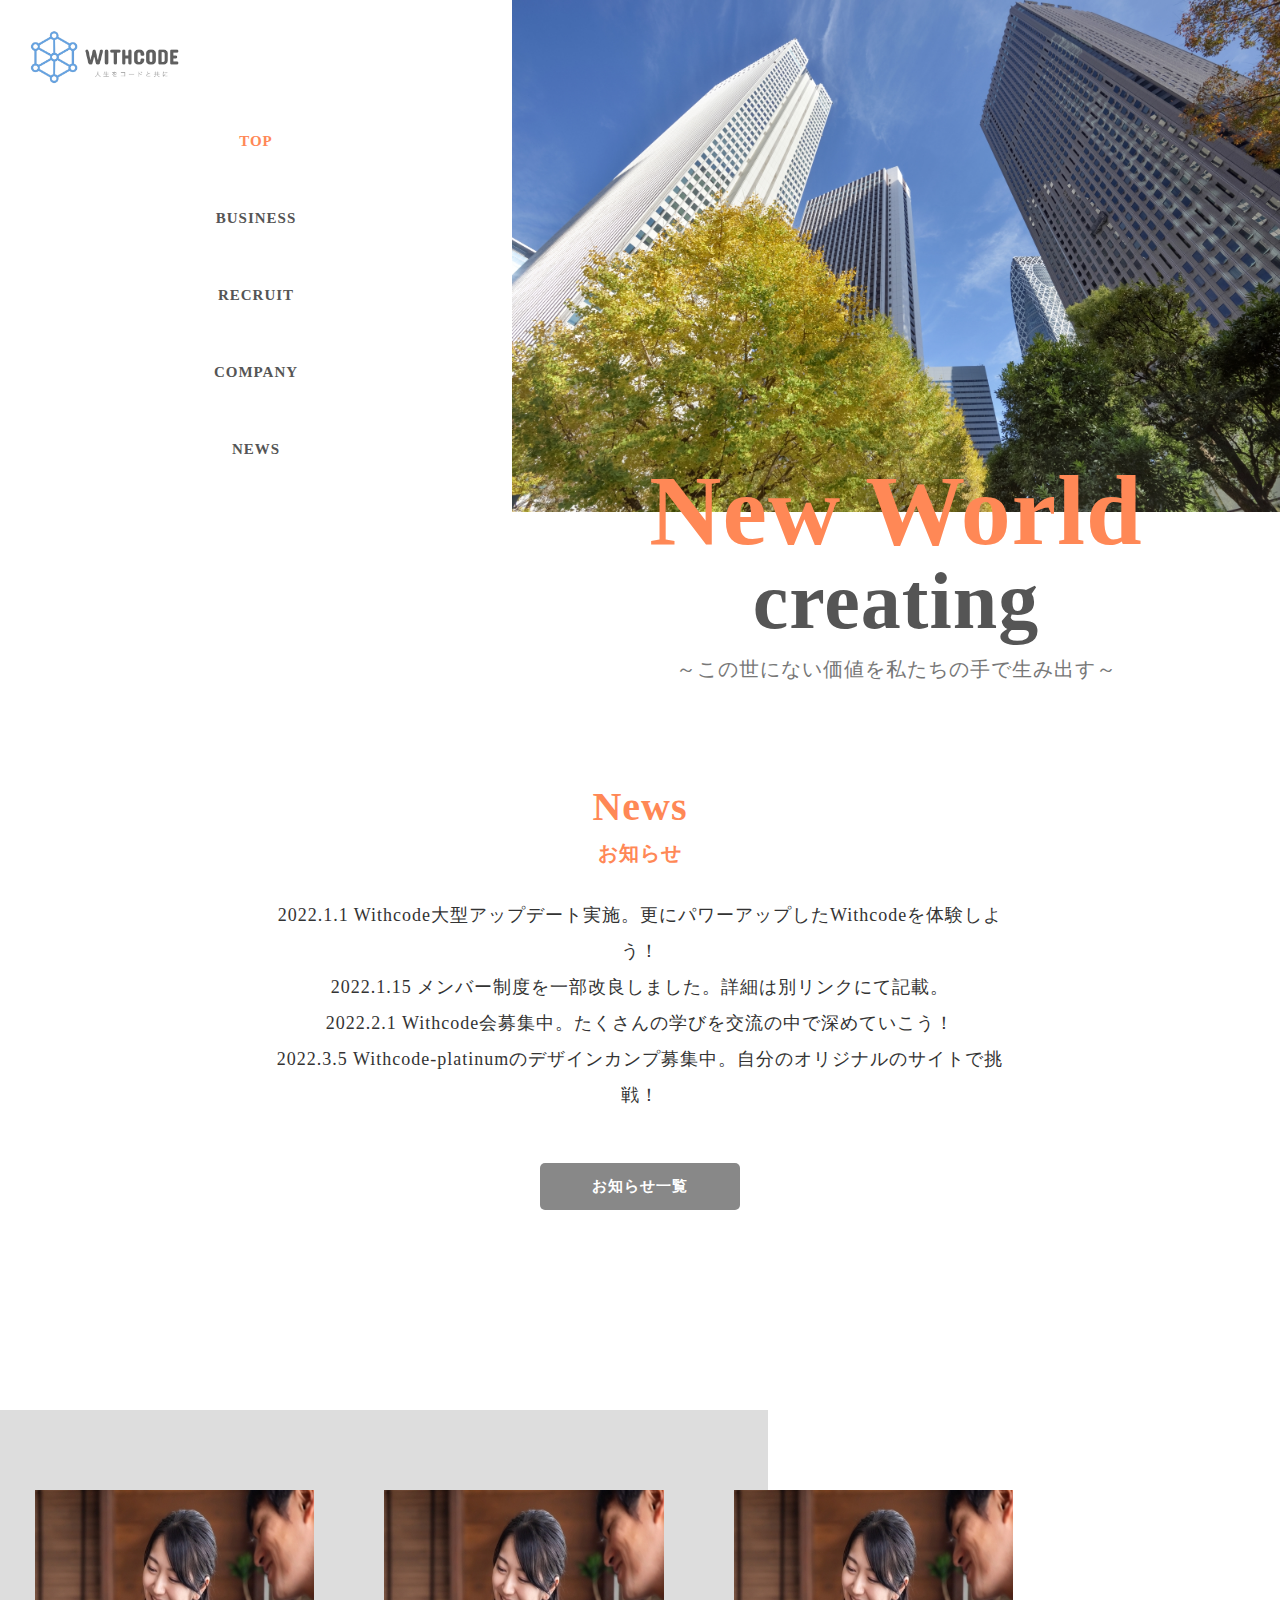
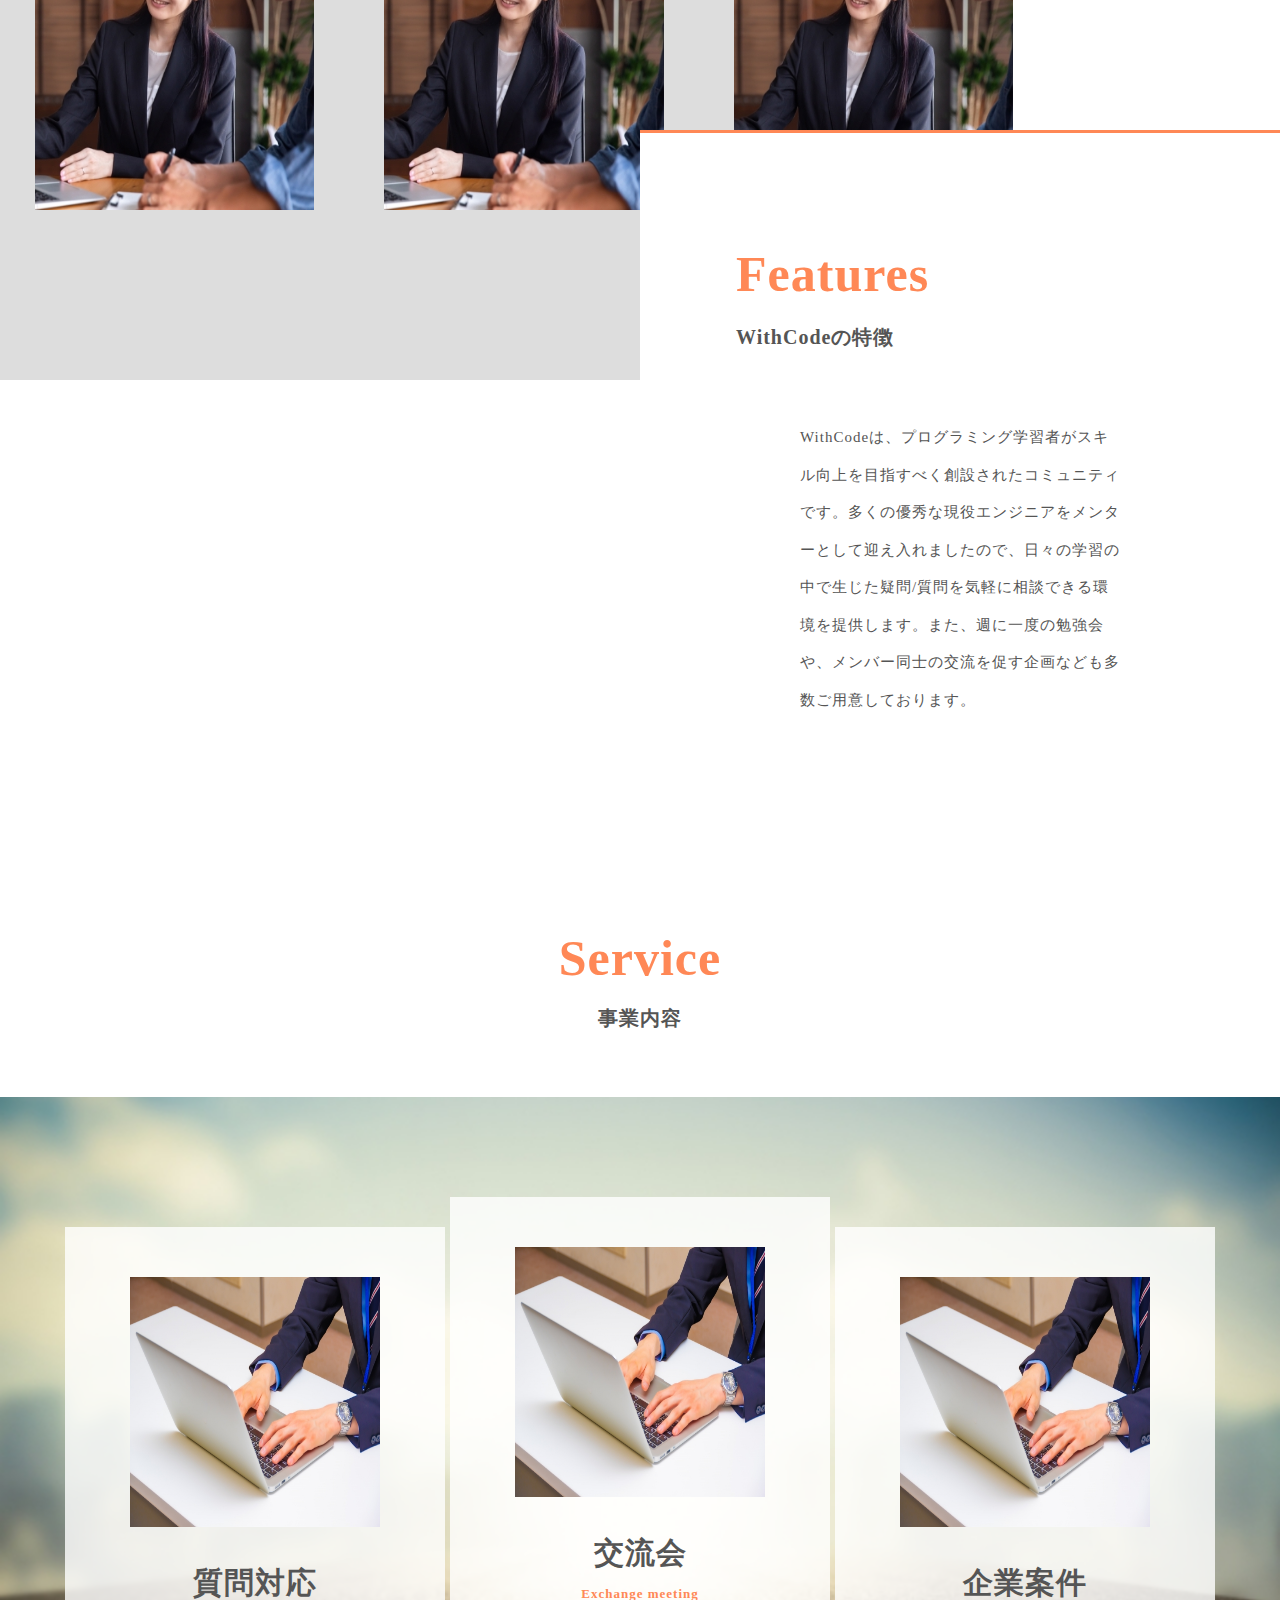
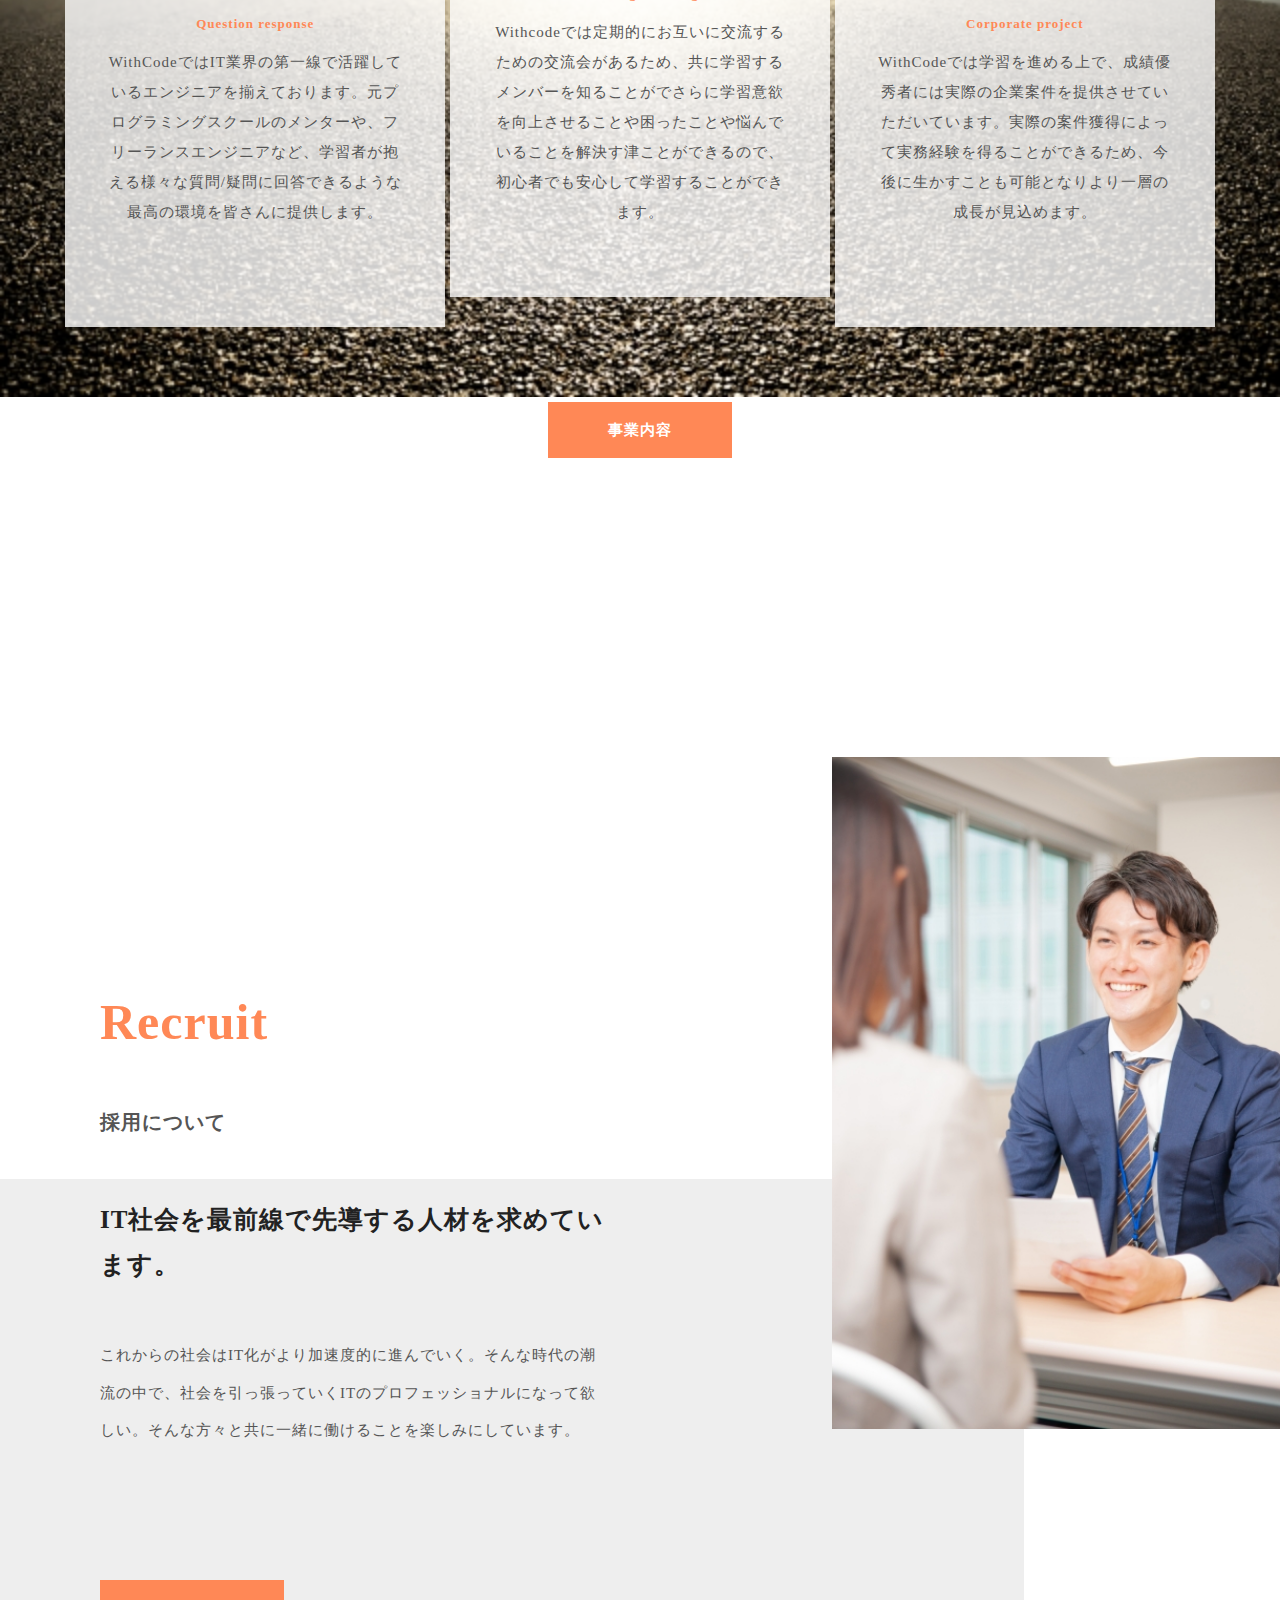
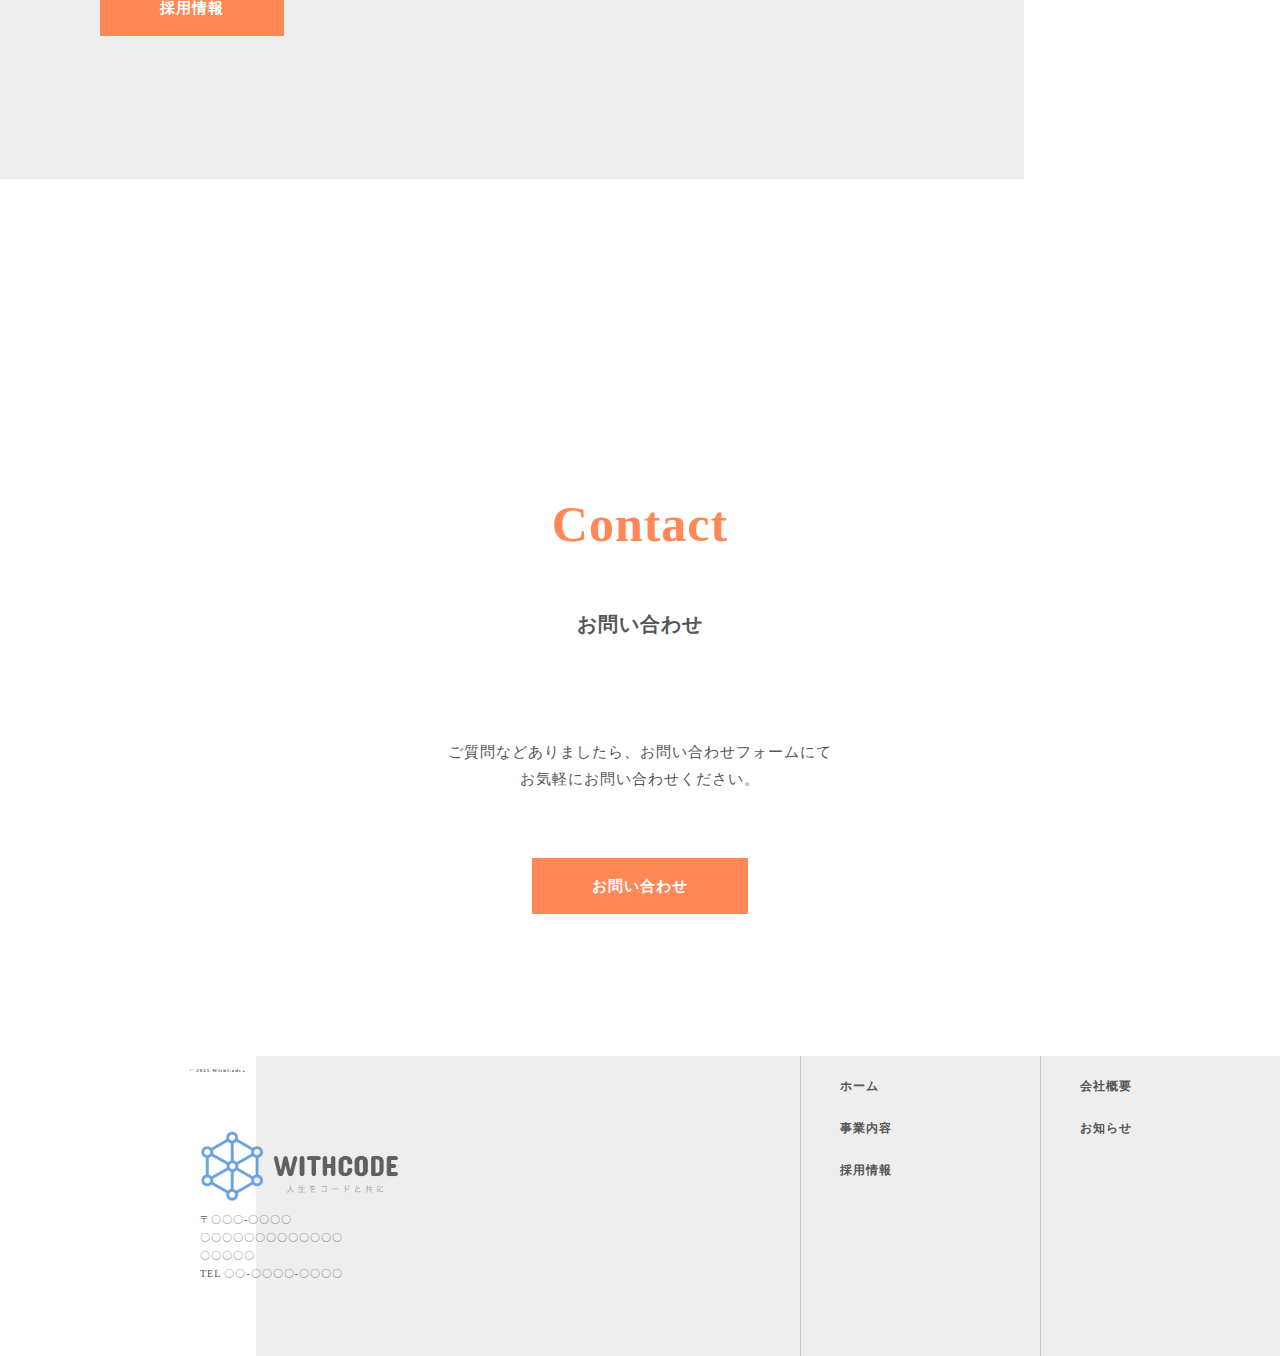
<file: index.html>
<!DOCTYPE html>
<html>
  <head>
    <meta charset="UTF-8">
    <title>プログラミング教材「WithCode+」</title>
    <meta name="description" content="「人生をコードと共に」というビジョンを達成するべく、皆さんのプログラミング学習をサポートします。">
    <meta name="keywords" content="IT,プログラミング,コミュニティ">
    <meta name="viewport" content="width=device-width, initial-scale=1.0">
    <meta property="og:title" content="プログラミング教材「WithCode+」">
    <meta property="og:type" content="article">
    <meta property="og:url" content="https://withcode-plus.tech">
    <meta property="og:image" content="img/logo.png">
    <meta property="og:description" content="「人生をコードと共に」というビジョンを達成するべく、皆さんのプログラミング学習をサポートします。">
    <meta property="og:site_name" content="プログラミング教材">
    <link rel="icon" href="favicon.ico">
    <link rel="apple-touch-icon" sizes="180×180" href="img/logo.png">
    <link rel="stylesheet" type="text/css" href="css/reset.css">
    <link rel="stylesheet" type="text/css" href="css/common1.css">
    <link rel="stylesheet" type="text/css" href="css/index.css">
  </head>
  <body>
    <header>
      <div class="header_all">
        <div class="header_inner">
          <img src="img/logo.png" alt="ロゴ画像">
          <nav>
            <ul>
              <li><a href="index.html" class="color">TOP</a></li>
              <li><a href="html/bussiness.html">BUSINESS</a></li>
              <li><a href="html/recruit.html">RECRUIT</a></li>
              <li><a href="html/company.html">COMPANY</a></li>
              <li><a href="html/news.html">NEWS</a></li>
            </ul>
          </nav>
        </div>
        <div class="top_inner">
          <img src="img/top.png" alt="トップ画像">
          <div class="top_title">
            <h1>New World</h1>
            <h2>creating</h2>
          </div>
          <p>
            ～この世にない価値を私たちの手で生み出す～
          </p>
        </div>
      </div>
    </header>
    <main>
      <section class="news section">
        <h3>News<br><small>お知らせ</small></h3>
        <ul class="news_list">
          <li>
            2022.1.1 Withcode大型アップデート実施。更にパワーアップしたWithcodeを体験しよう！
          </li>
          <li>
            2022.1.15 メンバー制度を一部改良しました。詳細は別リンクにて記載。
          </li>
          <li>
            2022.2.1 Withcode会募集中。たくさんの学びを交流の中で深めていこう！
          </li>
          <li>
            2022.3.5 Withcode-platinumのデザインカンプ募集中。自分のオリジナルのサイトで挑戦！
          </li>
        </ul>
        <p class="more"><a href="html/news.html">お知らせ一覧</a></p>
      </section>
      <section class="feature section">
        <div class="feature_inner">
          <h4>Features</h4>
            <small>WithCodeの特徴</small>
            <p>
              WithCodeは、プログラミング学習者がスキル向上を目指すべく創設されたコミュニティです。多くの優秀な現役エンジニアをメンターとして迎え入れましたので、日々の学習の中で生じた疑問/質問を気軽に相談できる環境を提供します。また、週に一度の勉強会や、メンバー同士の交流を促す企画なども多数ご用意しております。
            </p>
        </div>
        <div class="feature_bg">
          <ul class="feature_img">
            <li><img src="img/feature.png" alt="特徴の画像"></li>
            <li><img src="img/feature.png" alt="特徴の画像"></li>
            <li><img src="img/feature.png" alt="特徴の画像"></li>
          </ul>
        </div>
      </section>
      <section class="service section">
        <h3>Service<br><small>事業内容</small></h3>
        <div class="service_bg">
          <div class="service_item">
            <img src="img/service.png" alt="サービス画像">
            <h4>質問対応</h4>
            <small>Question response</small>
            <p>
              WithCodeではIT業界の第一線で活躍しているエンジニアを揃えております。元プログラミングスクールのメンターや、フリーランスエンジニアなど、学習者が抱える様々な質問/疑問に回答できるような最高の環境を皆さんに提供します。
            </p>
          </div>
          <div class="service_item">
            <img src="img/service.png" alt="サービス画像">
            <h4>交流会</h4>
            <small>Exchange meeting</small>
            <p>
              Withcodeでは定期的にお互いに交流するための交流会があるため、共に学習するメンバーを知ることがでさらに学習意欲を向上させることや困ったことや悩んでいることを解決す津ことができるので、初心者でも安心して学習することができます。
            </p>
          </div>
          <div class="service_item">
            <img src="img/service.png" alt="サービス画像">
            <h4>企業案件</h4>
            <small>Corporate project</small>
            <p>
              WithCodeでは学習を進める上で、成績優秀者には実際の企業案件を提供させていただいています。実際の案件獲得によって実務経験を得ることができるため、今後に生かすことも可能となりより一層の成長が見込めます。
            </p>
          </div>
          <p class="btn"><a href="html/business.html">事業内容</a></p>
        </div>
      </section>
      <section class="recruit section">
        <div class="recruit_inner">
          <h3>Recruit<br><small>採用について</small></h3>
          <h4>IT社会を最前線で先導する人材を求めています。</h4>
          <p>
            これからの社会はIT化がより加速度的に進んでいく。そんな時代の潮流の中で、社会を引っ張っていくITのプロフェッショナルになって欲しい。そんな方々と共に一緒に働けることを楽しみにしています。
          </p>
          <p class="btn"><a href="html/recruit.html">採用情報</a></p>
        </div>
        <img src="img/top_recruit.png" alt="リクルート画像">
        <div class="recruit_bg"></div>
      </section>
      <section class="contact">
        <div class="contact_inner">
          <h3>Contact<br><small>お問い合わせ</small></h3>
          <P>ご質問などありましたら、お問い合わせフォームにて<br>お気軽にお問い合わせください。
          </P>
          <p class="btn"><a href="#">お問い合わせ</a></p>
        </div>
      </section>
    </main>
  </body>
  <footer>
    <div class="footer_inner">
      <img src="img/logo.png" alt="ロゴ画像">
      <p>
        〒〇〇〇-〇〇〇〇<br>
        〇〇〇〇〇〇〇〇〇〇〇〇〇〇〇〇〇〇<br>
        TEL 〇〇-〇〇〇〇-〇〇〇〇
      </p>
    </div>
    <div class="footer_bg">
      <div class="footer_list">
        <ul>
          <li><a href="html/company.html">会社概要</a></li>
          <li><a href="html/news.html">お知らせ</a></li>
        </ul>
        <ul>
          <li><a href="index.html">ホーム</a></li>
          <li><a href="html/business.html">事業内容</a></li>
          <li><a href="html/recruit.html">採用情報</a></li>
        </ul>
      </div>
    </div>
  </footer>
  <p class="copyright">© 2021 WithCode+</p>
</html>
</file>
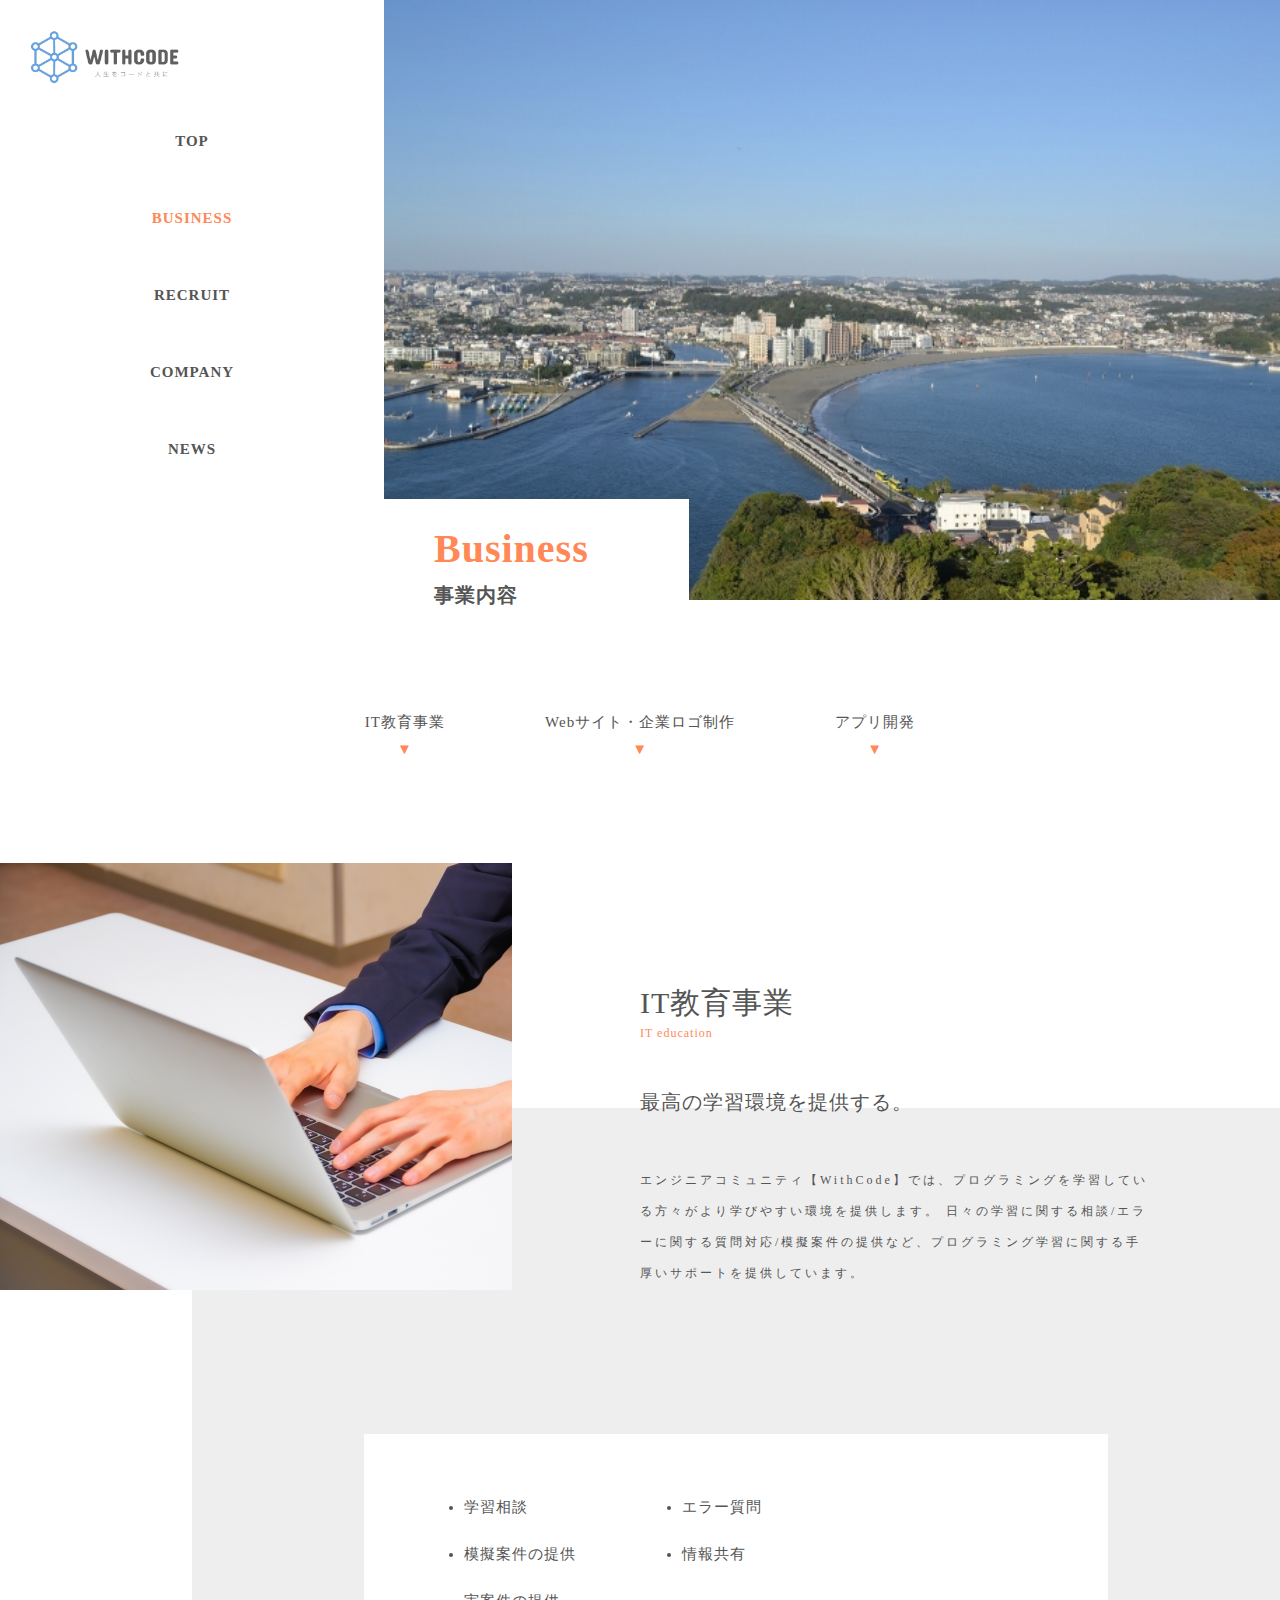
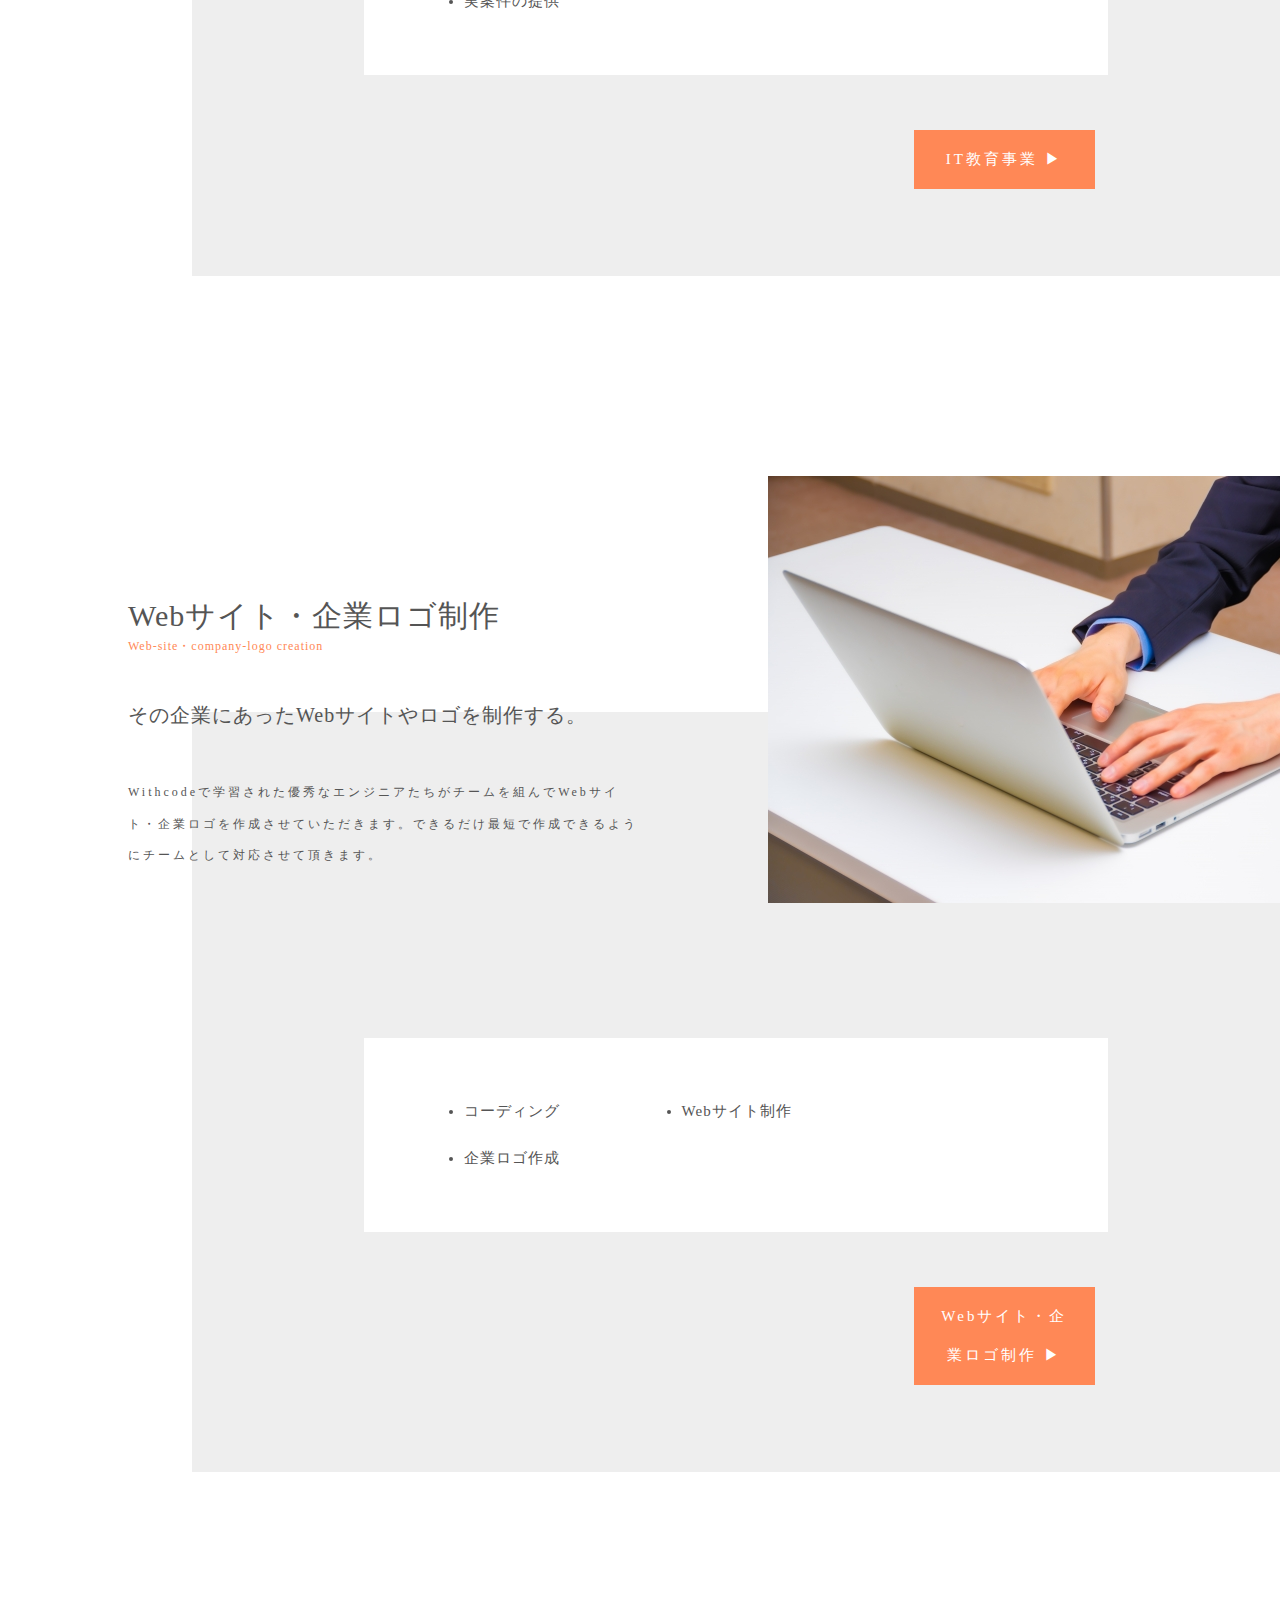
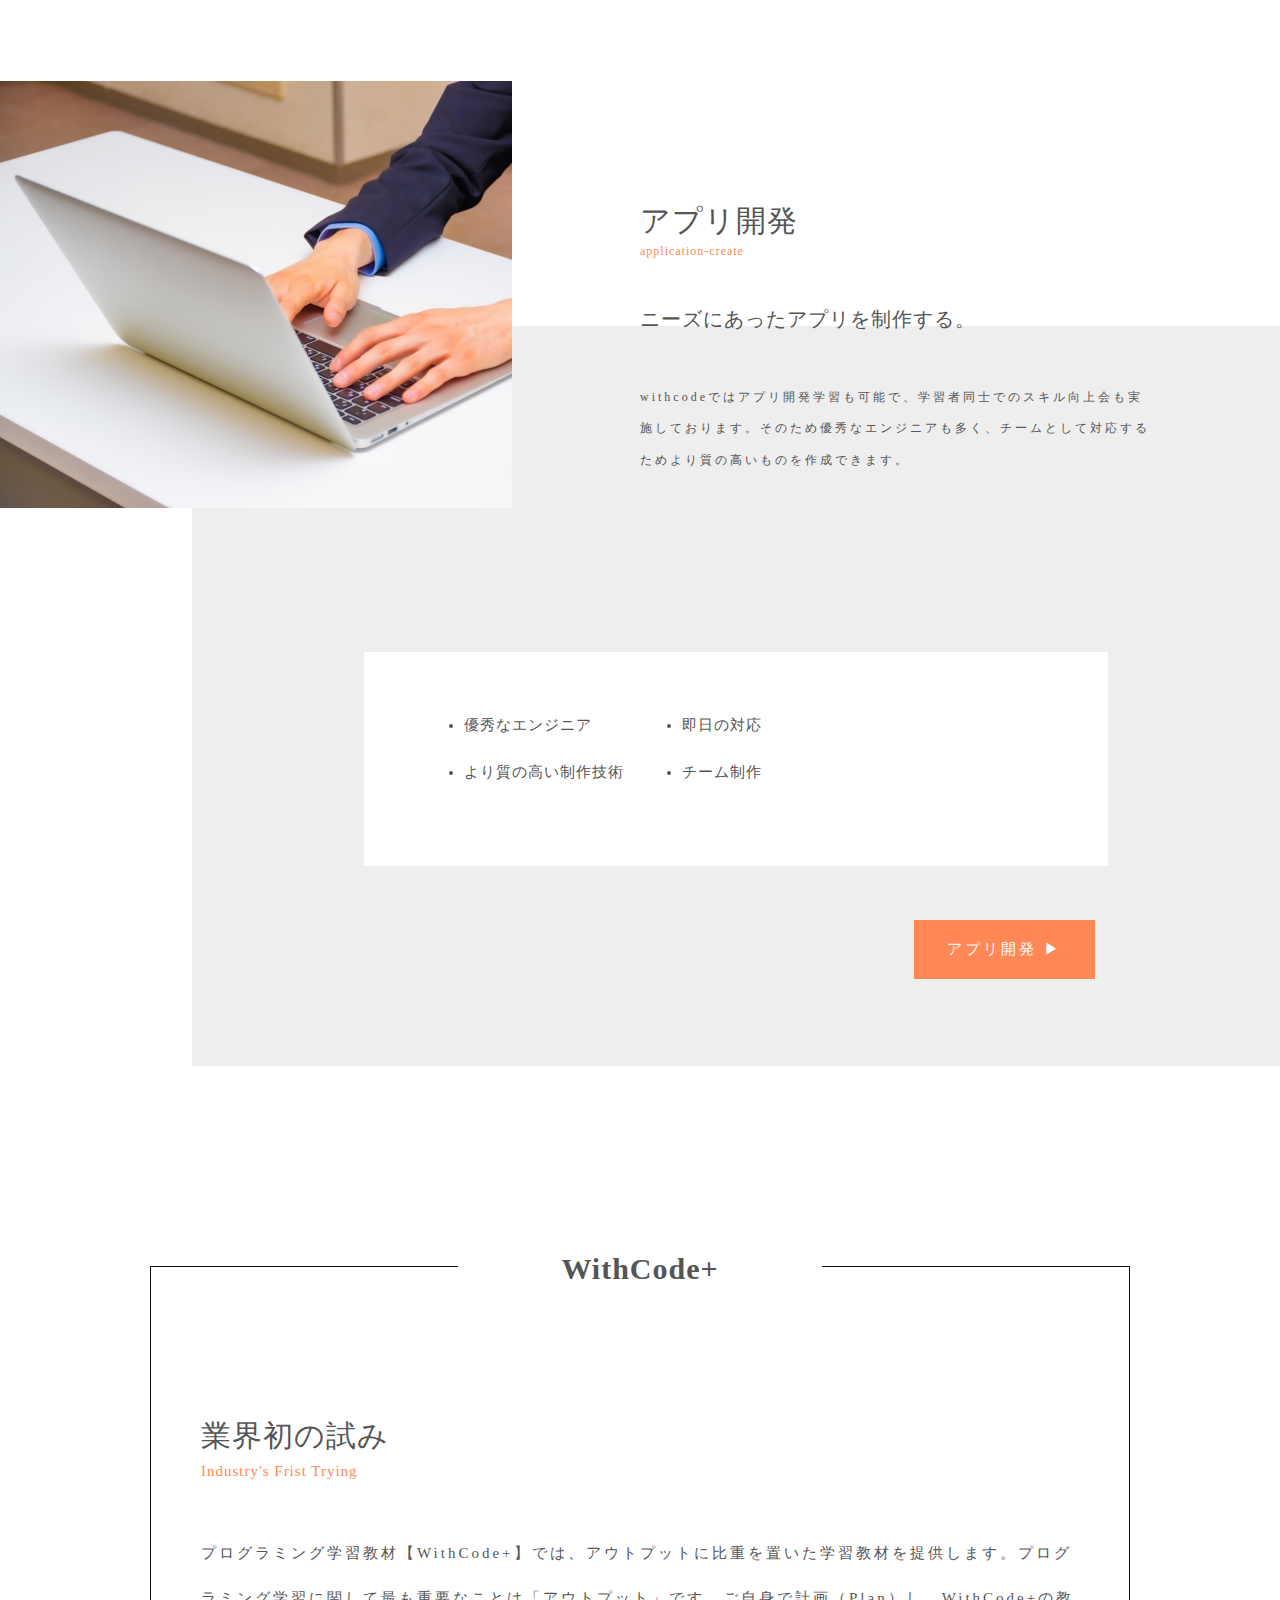
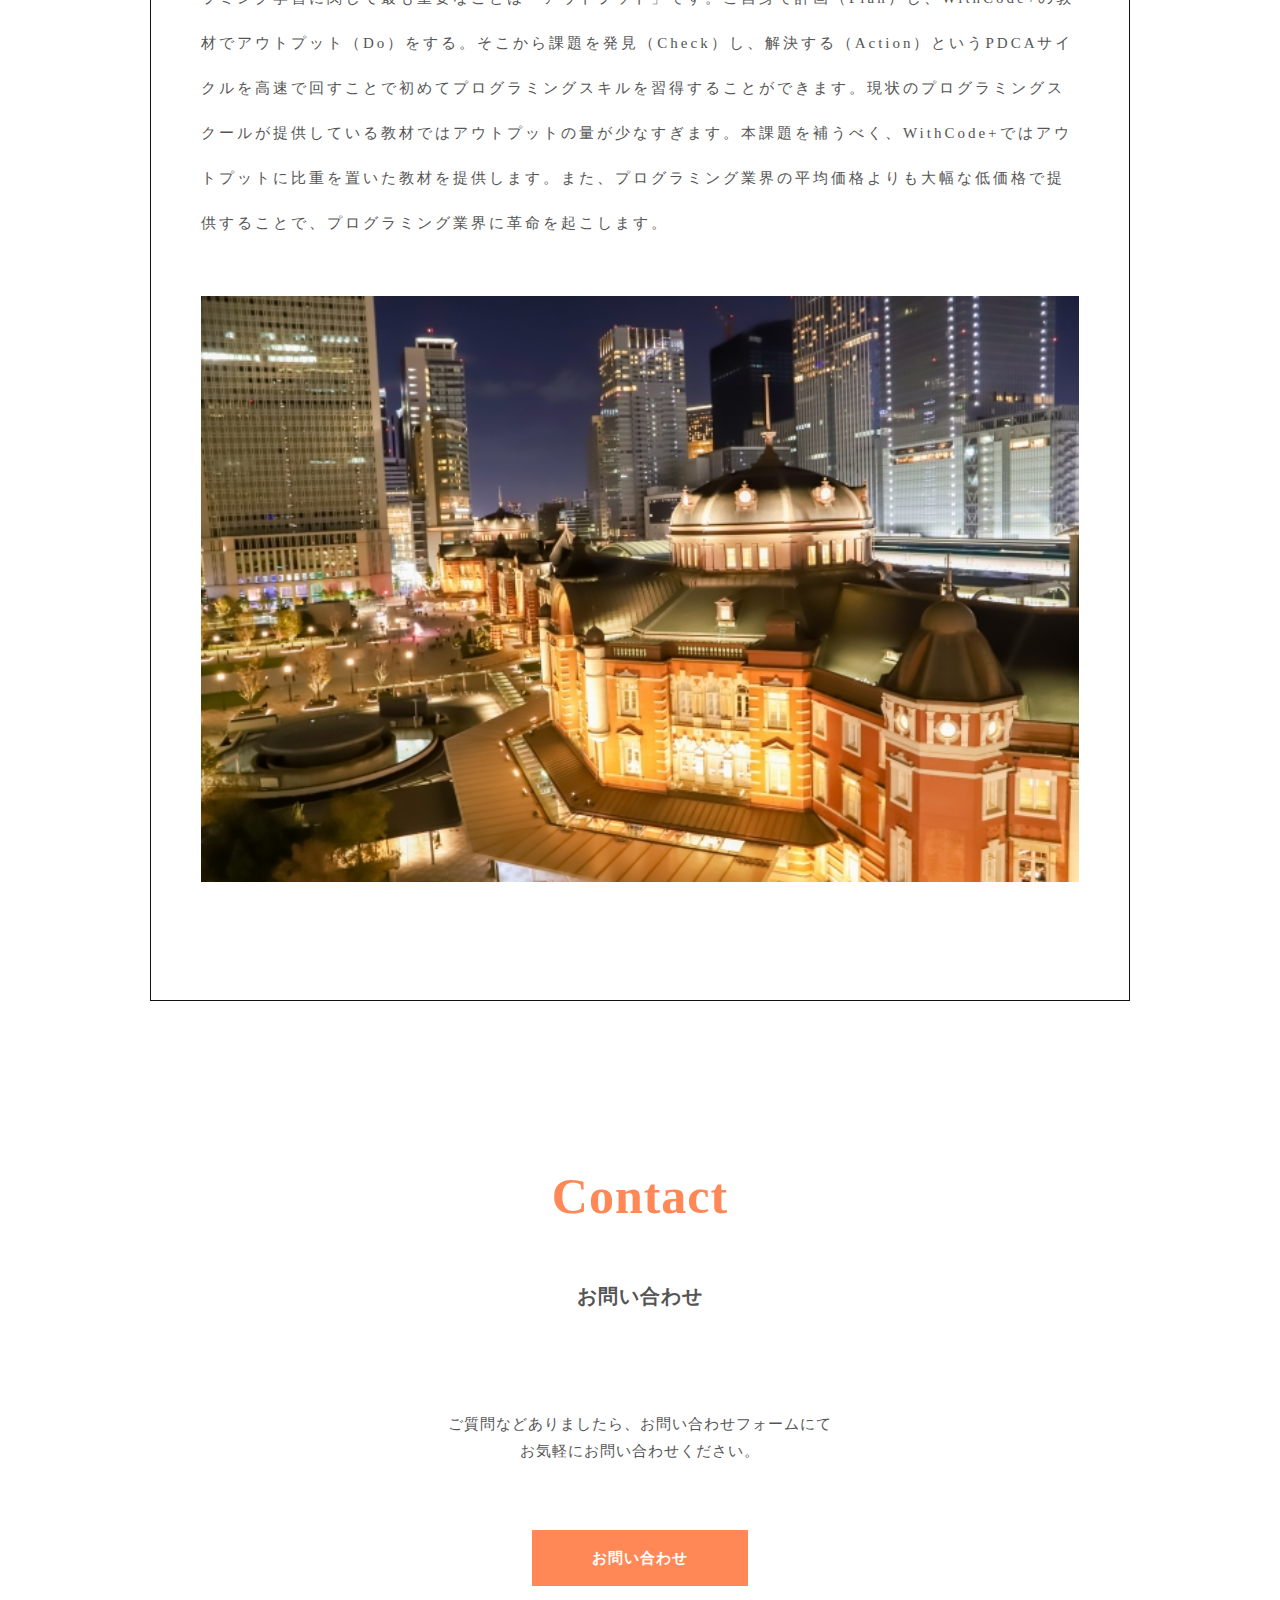
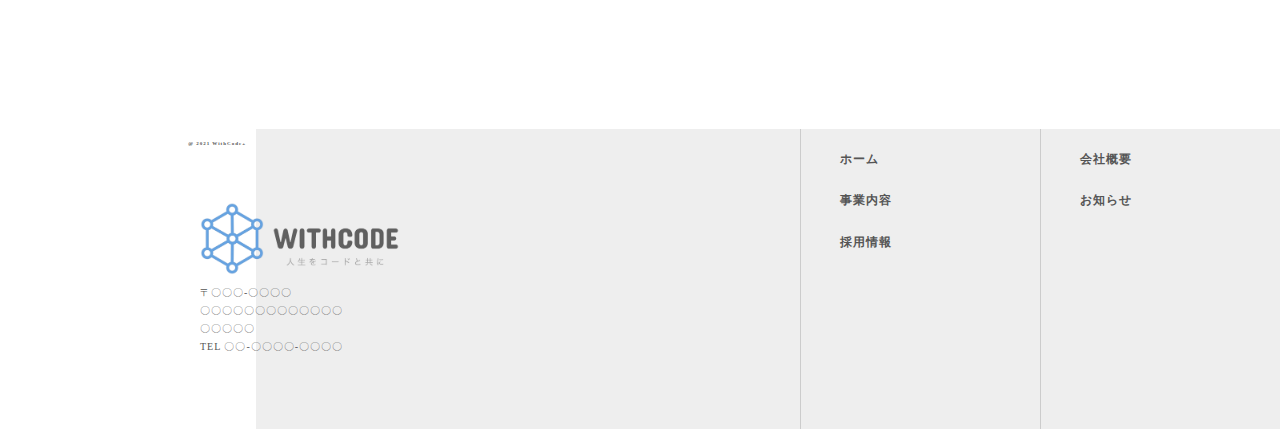
<file: html/bussiness.html>
<!DOCTYPE html>
<html>
  <head>
    <meta charset="UTF-8">
    <title>プログラミング教材「WithCode+」</title>
    <meta name="description" content="「人生をコードと共に」というビジョンを達成するべく、皆さんのプログラミング学習をサポートします。">
    <meta name="keywords" content="IT,プログラミング,コミュニティ">
    <meta name="viewport" content="width=device-width, initial-scale=1.0">
    <meta property="og:title" content="プログラミング教材「WithCode+」">
    <meta property="og:type" content="article">
    <meta property="og:url" content="https://withcode-plus.tech">
    <meta property="og:image" content="img/logo.png">
    <meta property="og:description" content="「人生をコードと共に」というビジョンを達成するべく、皆さんのプログラミング学習をサポートします。">
    <meta property="og:site_name" content="プログラミング教材">
    <link rel="icon" href="../favicon.ico">
    <link rel="apple-touch-icon" sizes="180×180" href="../img/logo.png">
    <link rel="stylesheet" type="text/css" href="../css/reset.css">
    <link rel="stylesheet" type="text/css" href="../css/common1.css">
    <link rel="stylesheet" type="text/css" href="../css/common2.css">
    <link rel="stylesheet" type="text/css" href="../css/business.css">
  </head>
  <body>
    <header>
      <div class="header_all">
        <div class="header_inner">
          <img src="../img/logo.png" alt="ロゴ画像">
          <nav>
            <ul>
              <li><a href="../index.html">TOP</a></li>
              <li><a href="bussiness.html" class="color">BUSINESS</a></li>
              <li><a href="recruit.html">RECRUIT</a></li>
              <li><a href="company.html">COMPANY</a></li>
              <li><a href="news.html">NEWS</a></li>                        
            </ul>
          </nav>
        </div>
        <div class="top_inner">
          <img src="../img/business.png" alt="トップ画像">
          <h1>Business<br><small>事業内容</small></h1>
        </div>
      </div>
    </header>
    <main>
      <section class="business">
        <div class="business_inner">
          <div class="business_top">
            <ul>
              <li><a href="#business_list1">IT教育事業<br><small>▼</small></a></li>
              <li><a href="#business_list2">Webサイト・企業ロゴ制作<br><small>▼</small></a></li>
              <li><a href="#business_list3">アプリ開発<br><small>▼</small></a></li>
            </ul>
          </div>
          <div class="business_list" id="business_list1">
            <div class="business_item1">
              <img src="../img/service.png" alt="サービス画像">
            </div>
            <div class="business_item2">
              <h1>IT教育事業<br><small>IT education</small></h1>
              <h2>最高の学習環境を提供する。</h2>
              <p>
                エンジニアコミュニティ【WithCode】では、プログラミングを学習している方々がより学びやすい環境を提供します。 日々の学習に関する相談/エラーに関する質問対応/模擬案件の提供など、プログラミング学習に関する手厚いサポートを提供しています。
              </p>
            </div>
            <div class="business_bg">
              <div class="business_content">
                <div class="business_element">
                  <ul>
                    <li>学習相談</li>
                    <li>エラー質問</li>
                    <li>模擬案件の提供</li>
                    <li>情報共有</li>
                    <li>実案件の提供</li>
                  </ul>
                </div>
              </div>
              <p class="btn"><a href="#">IT教育事業 ▶</a></p>
            </div>
          </div>
          <div class="business_list" id="business_list2">
            <div class="business_item1_reverse">
              <img src="../img/service.png" alt="サービス画像">
            </div>
            <div class="business_item2_reverse">
              <h1>Webサイト・企業ロゴ制作<br><small>Web-site・company-logo creation</small></h1>
              <h2>その企業にあったWebサイトやロゴを制作する。</h2>
              <p>
                Withcodeで学習された優秀なエンジニアたちがチームを組んでWebサイト・企業ロゴを作成させていただきます。できるだけ最短で作成できるようにチームとして対応させて頂きます。
              </p>
            </div>
            <div class="business_bg">
              <div class="business_content">
                <div class="business_element">
                  <ul>
                    <li>コーディング</li>
                    <li>Webサイト制作</li>
                    <li>企業ロゴ作成</li>
                  </ul>
                </div>
              </div>
              <p class="btn"><a href="#">Webサイト・企業ロゴ制作 ▶</a></p>
            </div>
          </div>
          <div class="business_list" id="business_list3">
            <div class="business_item1">
              <img src="../img/service.png" alt="サービス画像">
            </div>
            <div class="business_item2">
              <h1>アプリ開発<br><small>application-create</application-create></small></h1>
              <h2>ニーズにあったアプリを制作する。</h2>
              <p>
                withcodeではアプリ開発学習も可能で、学習者同士でのスキル向上会も実施しております。そのため優秀なエンジニアも多く、チームとして対応するためより質の高いものを作成できます。
              </p>
            </div>
            <div class="business_bg">
              <div class="business_content">
                <div class="business_element">
                  <ul>
                    <li>優秀なエンジニア</li>
                    <li>即日の対応</li>
                    <li>より質の高い制作技術</li>
                    <li>チーム制作</li>
                  </ul>
                </div>
              </div>
              <p class="btn"><a href="#">アプリ開発 ▶</a></p>
            </div>
          </div>
        </div>
      </section>
      <section class="letter section">
        <div class="letter_inner">
          <h1>WithCode+</h1>
          <div class="letter_list">
            <h2>業界初の試み<br><small>Industry's Frist Trying</small></h2>
            <div class="letter_item">
              <p>
                プログラミング学習教材【WithCode+】では、アウトプットに比重を置いた学習教材を提供します。プログラミング学習に関して最も重要なことは「アウトプット」です。ご自身で計画（Plan）し、WithCode+の教材でアウトプット（Do）をする。そこから課題を発見（Check）し、解決する（Action）というPDCAサイクルを高速で回すことで初めてプログラミングスキルを習得することができます。現状のプログラミングスクールが提供している教材ではアウトプットの量が少なすぎます。本課題を補うべく、WithCode+ではアウトプットに比重を置いた教材を提供します。また、プログラミング業界の平均価格よりも大幅な低価格で提供することで、プログラミング業界に革命を起こします。
              </p>
              <p><img src="../img/business_letter.png" alt="レター画像"></p>
            </div>
          </div>
        </div>
      </section>
      <section class="contact"> 
        <div class="contact_inner">
          <h3>Contact<br><small>お問い合わせ</small></h3>
          <p>
            ご質問などありましたら、お問い合わせフォームにて<br>お気軽にお問い合わせください。
          </p>
          <p class="btn"><a href="#">お問い合わせ</a></p>
        </div>
      </section>
    </main>
  </body>
  <footer>
    <div class="footer_inner">
      <img src="../img/logo.png" alt="ロゴ画像">
      <p>〒〇〇〇-〇〇〇〇<br>
        〇〇〇〇〇〇〇〇〇〇〇〇〇〇〇〇〇〇<br>
        TEL 〇〇-〇〇〇〇-〇〇〇〇
      </p>
    </div>
    <div class="footer_bg">
      <div class="footer_list">
        <ul>
          <li><a href="company.html">会社概要</a></li>
          <li><a href="news.html">お知らせ</a></li>
        </ul>
        <ul class="footer_item">
          <li><a href="../index.html">ホーム</a></li>
          <li><a href="bussiness.html">事業内容</a></li>
          <li><a href="recruit.html">採用情報</a></li>
        </ul>
      </div>
    </div>
  </footer>
  <p class="copyright">@ 2021 WithCode+</p>
</html>
</file>
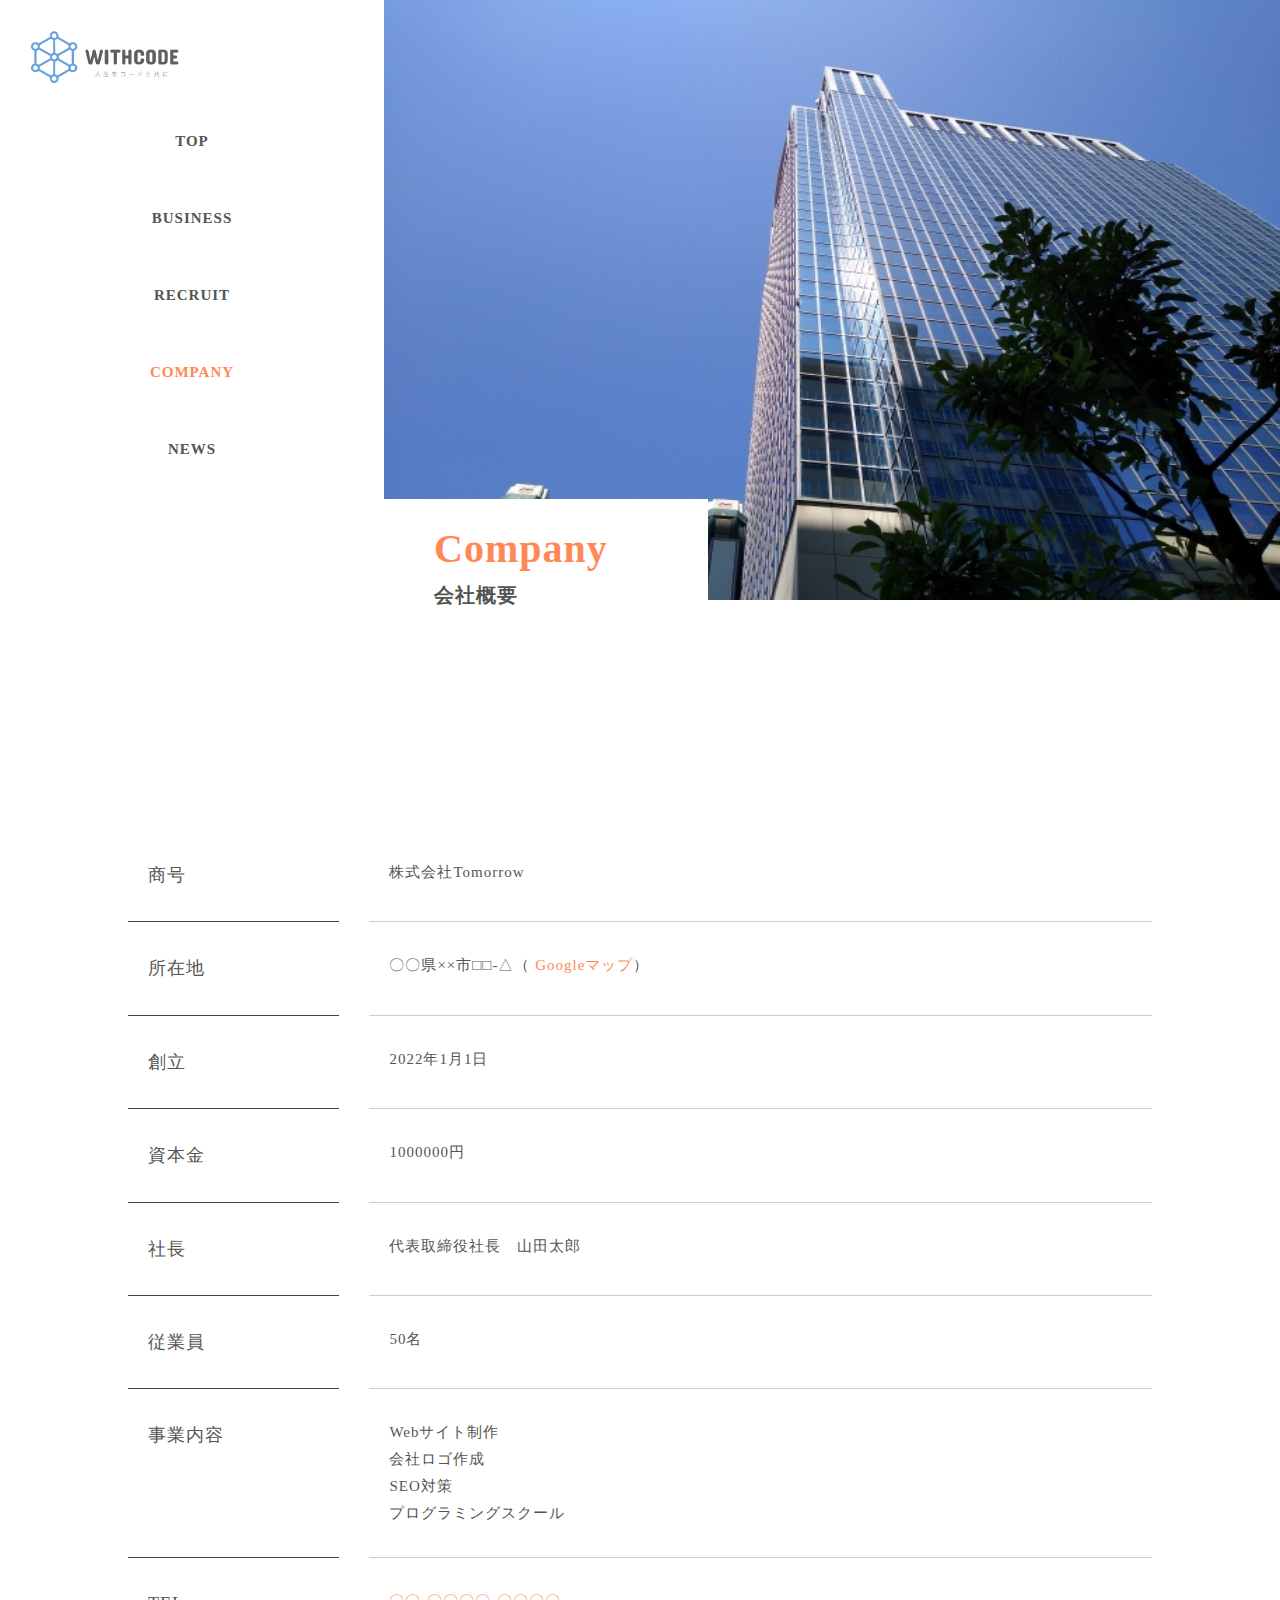
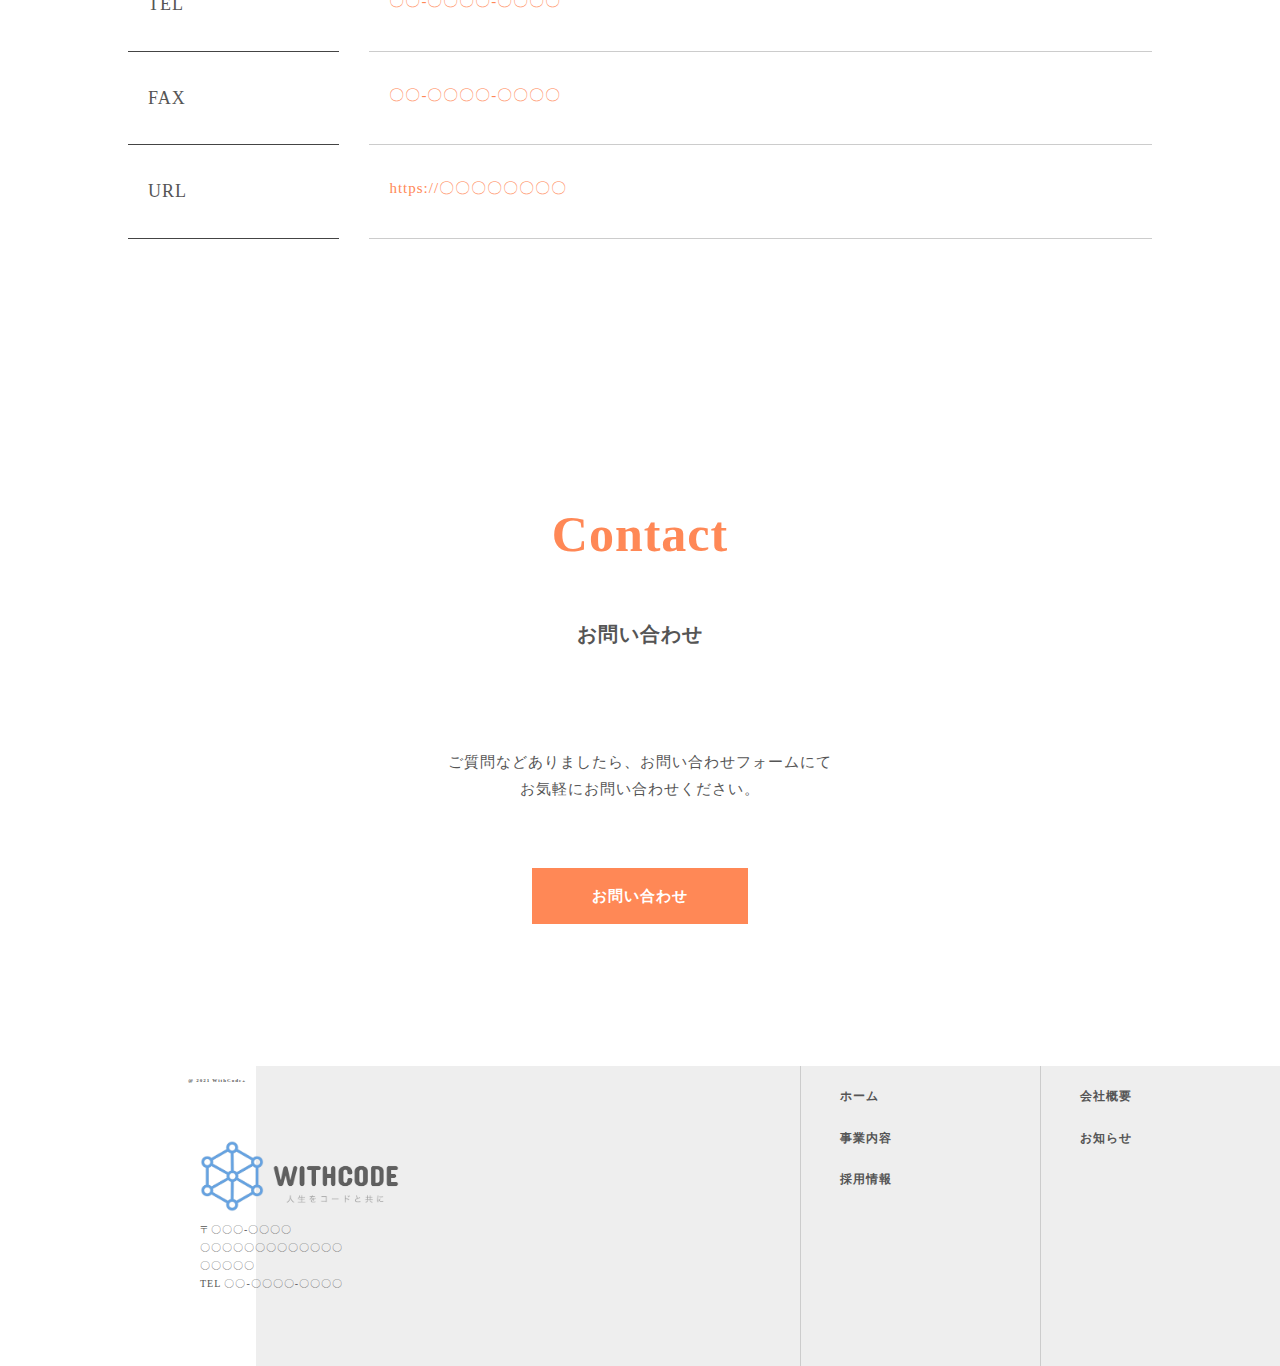
<file: html/company.html>
<!DOCTYPE html>
<html>
  <head>
    <meta charset="UTF-8">
    <title>プログラミング教材「WithCode+」</title>
    <meta name="description" content="「人生をコードと共に」というビジョンを達成するべく、皆さんのプログラミング学習をサポートします。">
    <meta name="keywords" content="IT,プログラミング,コミュニティ">
    <meta name="viewport" content="width=device-width, initial-scale=1.0">
    <meta property="og:title" content="プログラミング教材「WithCode+」">
    <meta property="og:type" content="article">
    <meta property="og:url" content="https://withcode-plus.tech">
    <meta property="og:image" content="img/logo.png">
    <meta property="og:description" content="「人生をコードと共に」というビジョンを達成するべく、皆さんのプログラミング学習をサポートします。">
    <meta property="og:site_name" content="プログラミング教材">
    <link rel="icon" href="../favicon.ico">
    <link rel="apple-touch-icon" sizes="180×180" href="../img/logo.png">
    <link rel="stylesheet" type="text/css" href="../css/reset.css">
    <link rel="stylesheet" type="text/css" href="../css/common1.css">
    <link rel="stylesheet" type="text/css" href="../css/common2.css">
    <link rel="stylesheet" type="text/css" href="../css/conpany.css">
  </head>
  <body>
    <header>
      <div class="header_all">
        <div class="header_inner">
          <img src="../img/logo.png" alt="ロゴ画像">
          <nav>
            <ul>
              <li><a href="../index.html">TOP</a></li>
              <li><a href="bussiness.html">BUSINESS</a></li>
              <li><a href="recruit.html">RECRUIT</a></li>
              <li><a href="#" class="color">COMPANY</a></li>
              <li><a href="news.html">NEWS</a></li>                        
            </ul>
          </nav>
        </div>
        <div class="top_inner">
          <img src="../img/company.png" alt="トップ画像">
          <h1>Company<br><small>会社概要</small></h1>
        </div>
      </div>
    </header>
    <main>
      <section class="company section">
        <div class="company_inner">
          <ul class="company_list">
            <li>
              <span>商号</span>
              <p>株式会社Tomorrow</p>
            </li>
            <li>
              <span>所在地</span>
              <p>〇〇県××市□□-△（<a href="" class="map_link"> Googleマップ</a>）</p>
            </li>
            <li>
              <span>創立</span>
              <p>2022年1月1日</p>
            </li>
            <li>
              <span>資本金</span>
              <p>1000000円</p>
            </li>
            <li>
              <span>社長</span>
              <p>代表取締役社長　山田太郎</p>
            </li>
            <li>
              <span>従業員</span>
              <p>50名</p>
            </li>
            <li>
              <span>事業内容</span>
              <p>
                Webサイト制作<br>
                会社ロゴ作成<br>
                SEO対策<br>
                プログラミングスクール<br>
              </p>
            </li>
            <li>
              <span>TEL</span>
              <p><a href="">〇〇-〇〇〇〇-〇〇〇〇</a></p>
              </li>
            <li>
              <span>FAX</span>
              <p><a href="">〇〇-〇〇〇〇-〇〇〇〇</a></p>
            </li>
            <li>
              <span>URL</span>
              <p><a href="">https://〇〇〇〇〇〇〇〇</a></p>
            </li>
          </ul>
        </div>
      </section>
      <section class="contact"> 
        <div class="contact_inner">
          <h3>Contact<br><small>お問い合わせ</small></h3>
          <p>
            ご質問などありましたら、お問い合わせフォームにて<br>お気軽にお問い合わせください。
          </p>
          <p class="btn"><a href="#">お問い合わせ</a></p>
        </div>
      </section>
    </main>
  </body>
  <footer>
    <div class="footer_inner">
      <img src="../img/logo.png" alt="ロゴ画像">
      <p>〒〇〇〇-〇〇〇〇<br>
        〇〇〇〇〇〇〇〇〇〇〇〇〇〇〇〇〇〇<br>
        TEL 〇〇-〇〇〇〇-〇〇〇〇
      </p>
    </div>
    <div class="footer_bg">
      <div class="footer_list">
        <ul>
          <li><a href="company.html">会社概要</a></li>
          <li><a href="news.html">お知らせ</a></li>
        </ul>
        <ul class="footer_item">
          <li><a href="../index.html">ホーム</a></li>
          <li><a href="bussiness.html">事業内容</a></li>
          <li><a href="recruit.html">採用情報</a></li>
        </ul>
      </div>
    </div>
  </footer>
  <p class="copyright">@ 2021 WithCode+</p>
</html>
</file>
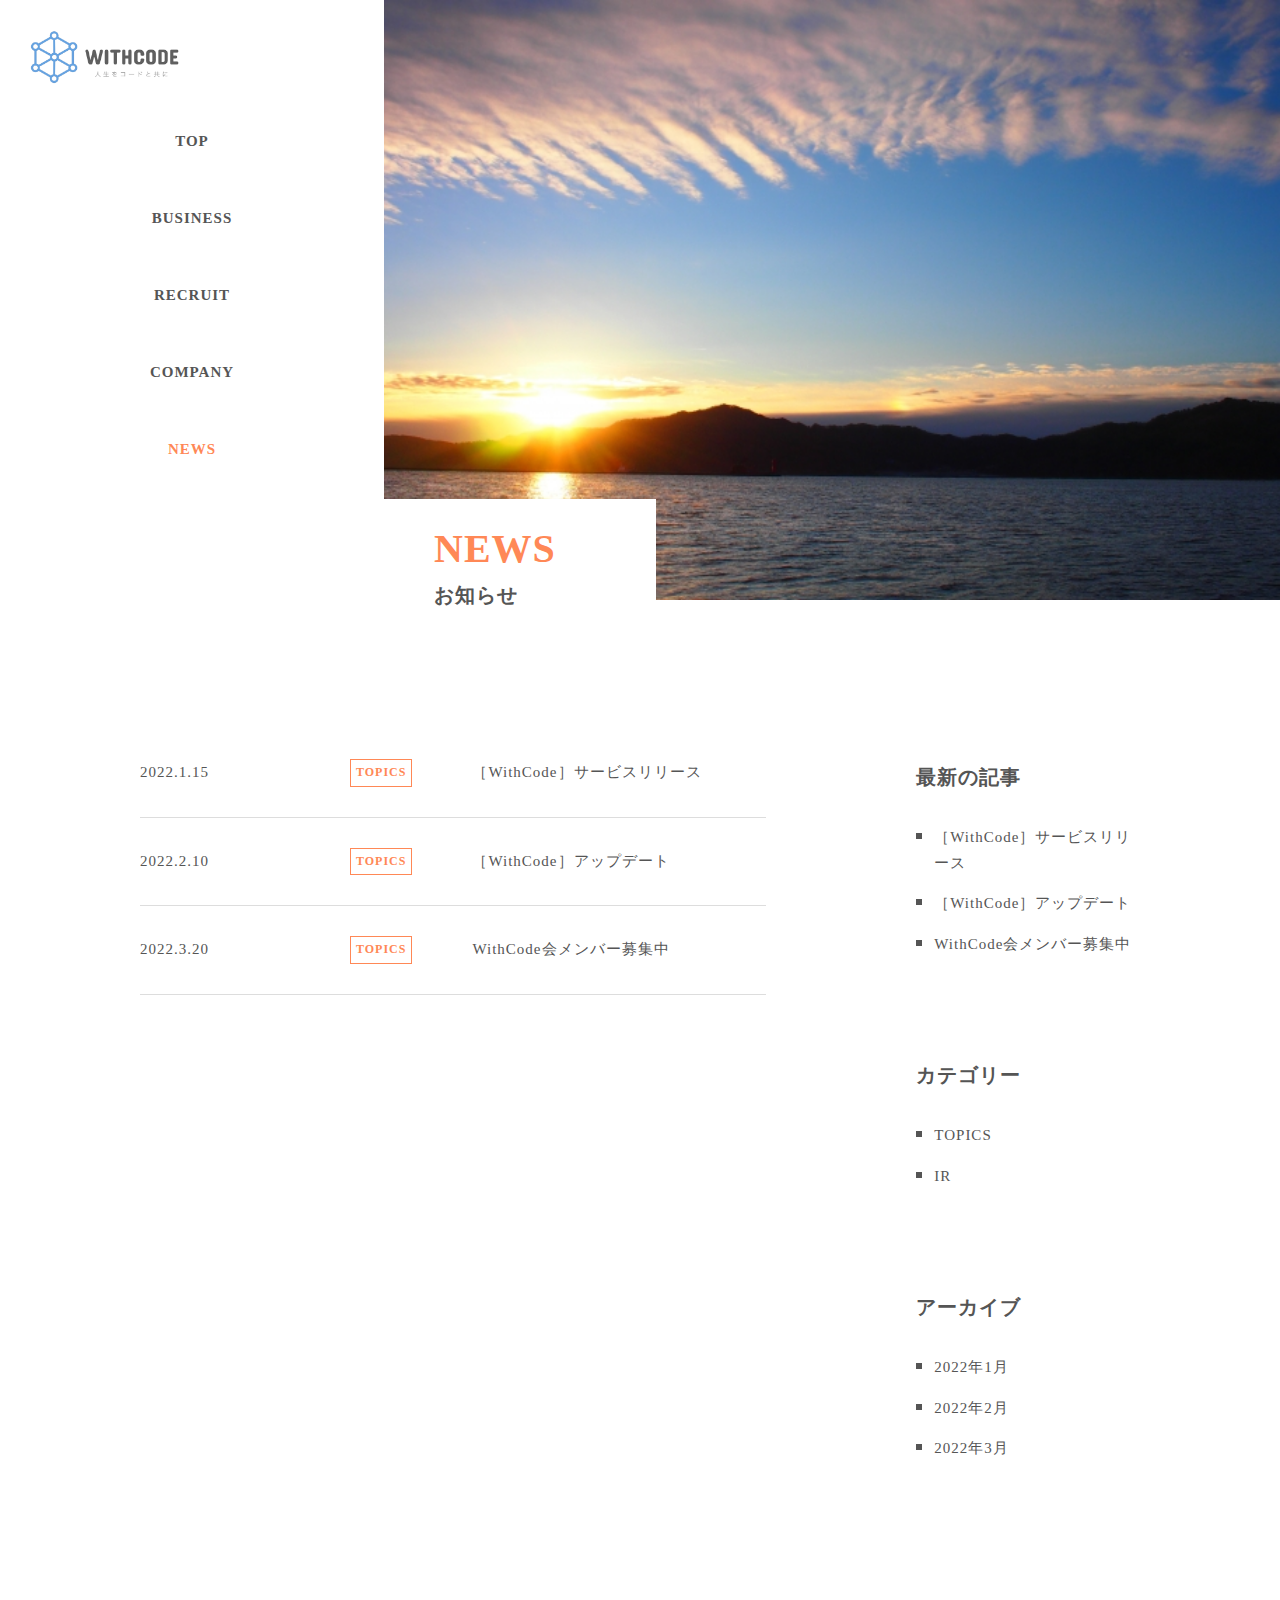
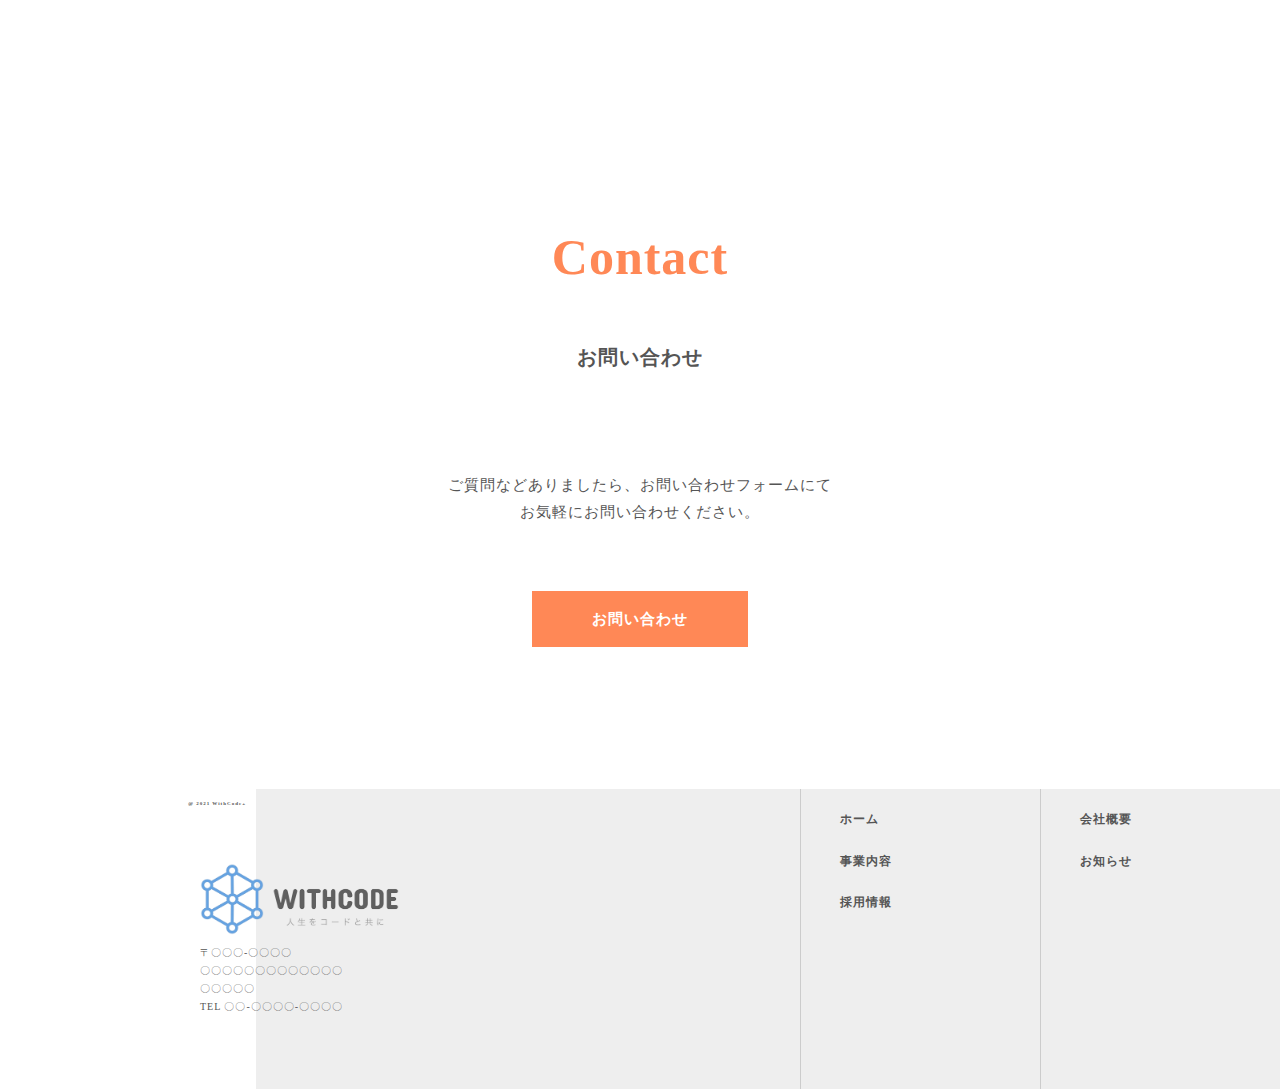
<file: html/news.html>
<!DOCTYPE html>
<html>
  <head>
    <meta charset="UTF-8">
    <title>プログラミング教材「WithCode+」</title>
    <meta name="description" content="「人生をコードと共に」というビジョンを達成するべく、皆さんのプログラミング学習をサポートします。">
    <meta name="keywords" content="IT,プログラミング,コミュニティ">
    <meta name="viewport" content="width=device-width, initial-scale=1.0">
    <meta property="og:title" content="プログラミング教材「WithCode+」">
    <meta property="og:type" content="article">
    <meta property="og:url" content="https://withcode-plus.tech">
    <meta property="og:image" content="img/logo.png">
    <meta property="og:description" content="「人生をコードと共に」というビジョンを達成するべく、皆さんのプログラミング学習をサポートします。">
    <meta property="og:site_name" content="プログラミング教材">
    <link rel="icon" href="../favicon.ico">
    <link rel="apple-touch-icon" sizes="180×180" href="../img/logo.png">
    <link rel="stylesheet" type="text/css" href="../css/reset.css">
    <link rel="stylesheet" type="text/css" href="../css/common1.css">
    <link rel="stylesheet" type="text/css" href="../css/common2.css">
    <link rel="stylesheet" type="text/css" href="../css/news.css">
  </head>
  <body>
    <header>
      <div class="header_all">
        <div class="header_inner">
          <img src="../img/logo.png" alt="ロゴ画像">
          <nav>
            <ul>
              <li><a href="../index.html">TOP</a></li>
              <li><a href="bussiness.html">BUSINESS</a></li>
              <li><a href="recruit.html">RECRUIT</a></li>
              <li><a href="company.html">COMPANY</a></li>
              <li><a href="news.html" class="color">NEWS</a></li>                        
            </ul>
          </nav>
        </div>
        <div class="top_inner">
          <img src="../img/news.png" alt="トップ画像">
          <h1>NEWS<br><small>お知らせ</small></h1>
        </div>
      </div>
    </header>
    <main>
      <section class="news section">
        <div class="news_inner">
          <div class="news_main">
            <ul class="news_list">
              <li>
                <span class="news_date">2022.1.15</span>
                <p class="news_category">TOPICS</p>
                <a href="#" class="news_ttl">［WithCode］サービスリリース</a>
              </li>
              <li>
                <span class="news_date">2022.2.10</span>
                <p class="news_category">TOPICS</p>
                <a href="#" class="news_ttl">［WithCode］アップデート</a>
              </li>
              <li>
                <span class="news_date">2022.3.20</span>
                <p class="news_category">TOPICS</p>
                <a href="#" class="news_ttl">WithCode会メンバー募集中</a>
              </li>
            </ul>
          </div>
          <div class="news_side">
            <div class="news_side_link">
              <p>最新の記事</p>
              <ul class="news_side_list">
                <li><a href="#">［WithCode］サービスリリース</a></li>
                <li><a href="#">［WithCode］アップデート</a></li>
                <li><a href="#">WithCode会メンバー募集中</a></li>
              </ul>
            </div>
            <div class="news_side_link">
              <p>カテゴリー</p>
              <ul class="news_side_list">
                <li><a href="#">TOPICS</a></li>
                <li><a href="#">IR</a></li>
              </ul>
            </div>
            <div class="news_side_link">
              <p>アーカイブ</p>
              <ul class="news_side_list">
                <li><a href="">2022年1月</a></li>
                <li><a href="">2022年2月</a></li>
                <li><a href="">2022年3月</a></li>
              </ul>
            </div>
          </div>
        </div>
      </section>
      <section class="contact"> 
        <div class="contact_inner">
          <h3>Contact<br><small>お問い合わせ</small></h3>
          <p>
            ご質問などありましたら、お問い合わせフォームにて<br>お気軽にお問い合わせください。
          </p>
          <p class="btn"><a href="#">お問い合わせ</a></p>
        </div>
      </section>
    </main>
  </body>
  <footer>
    <div class="footer_inner">
      <img src="../img/logo.png" alt="ロゴ画像">
      <p>〒〇〇〇-〇〇〇〇<br>
        〇〇〇〇〇〇〇〇〇〇〇〇〇〇〇〇〇〇<br>
        TEL 〇〇-〇〇〇〇-〇〇〇〇
      </p>
    </div>
    <div class="footer_bg">
      <div class="footer_list">
        <ul>
          <li><a href="company.html">会社概要</a></li>
          <li><a href="news.html">お知らせ</a></li>
        </ul>
        <ul class="footer_item">
          <li><a href="../index.html">ホーム</a></li>
          <li><a href="bussiness.html">事業内容</a></li>
          <li><a href="recruit.html">採用情報</a></li>
        </ul>
      </div>
    </div>
  </footer>
  <p class="copyright">@ 2021 WithCode+</p>
</html>
</file>
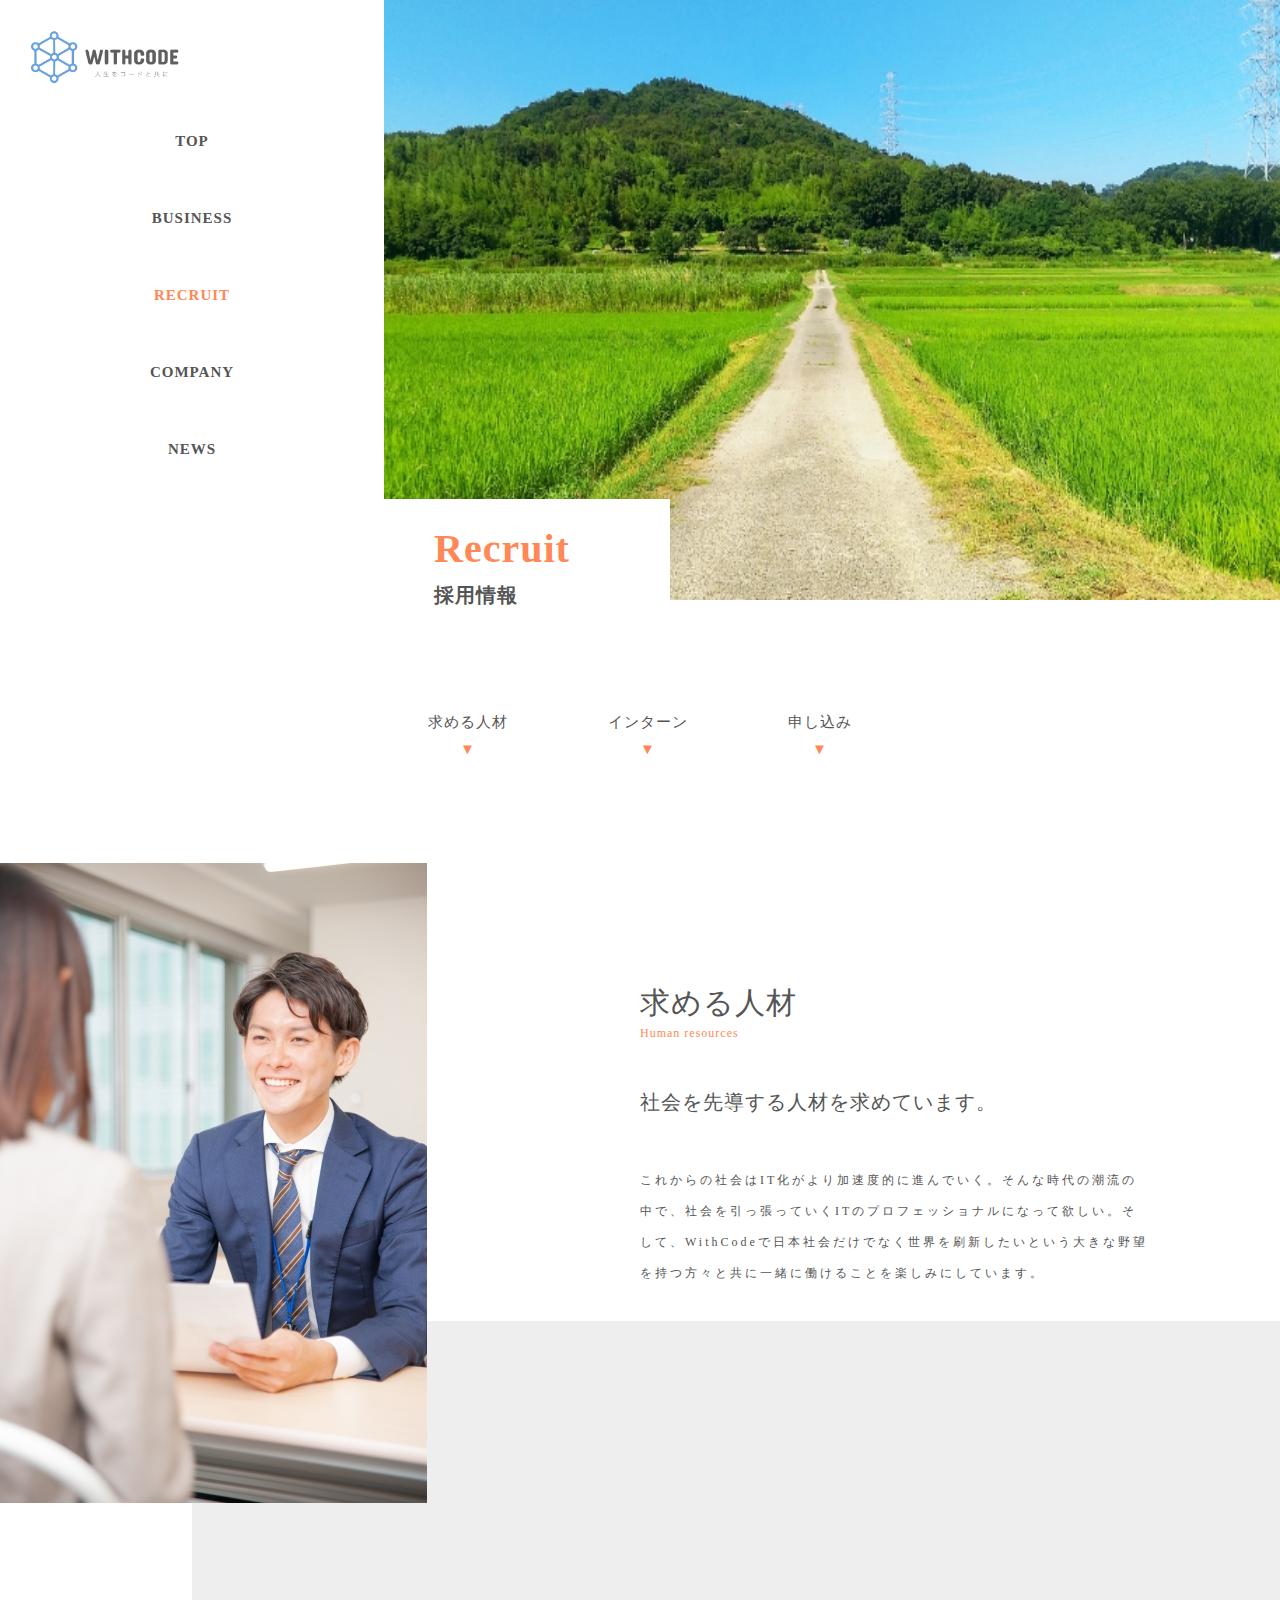
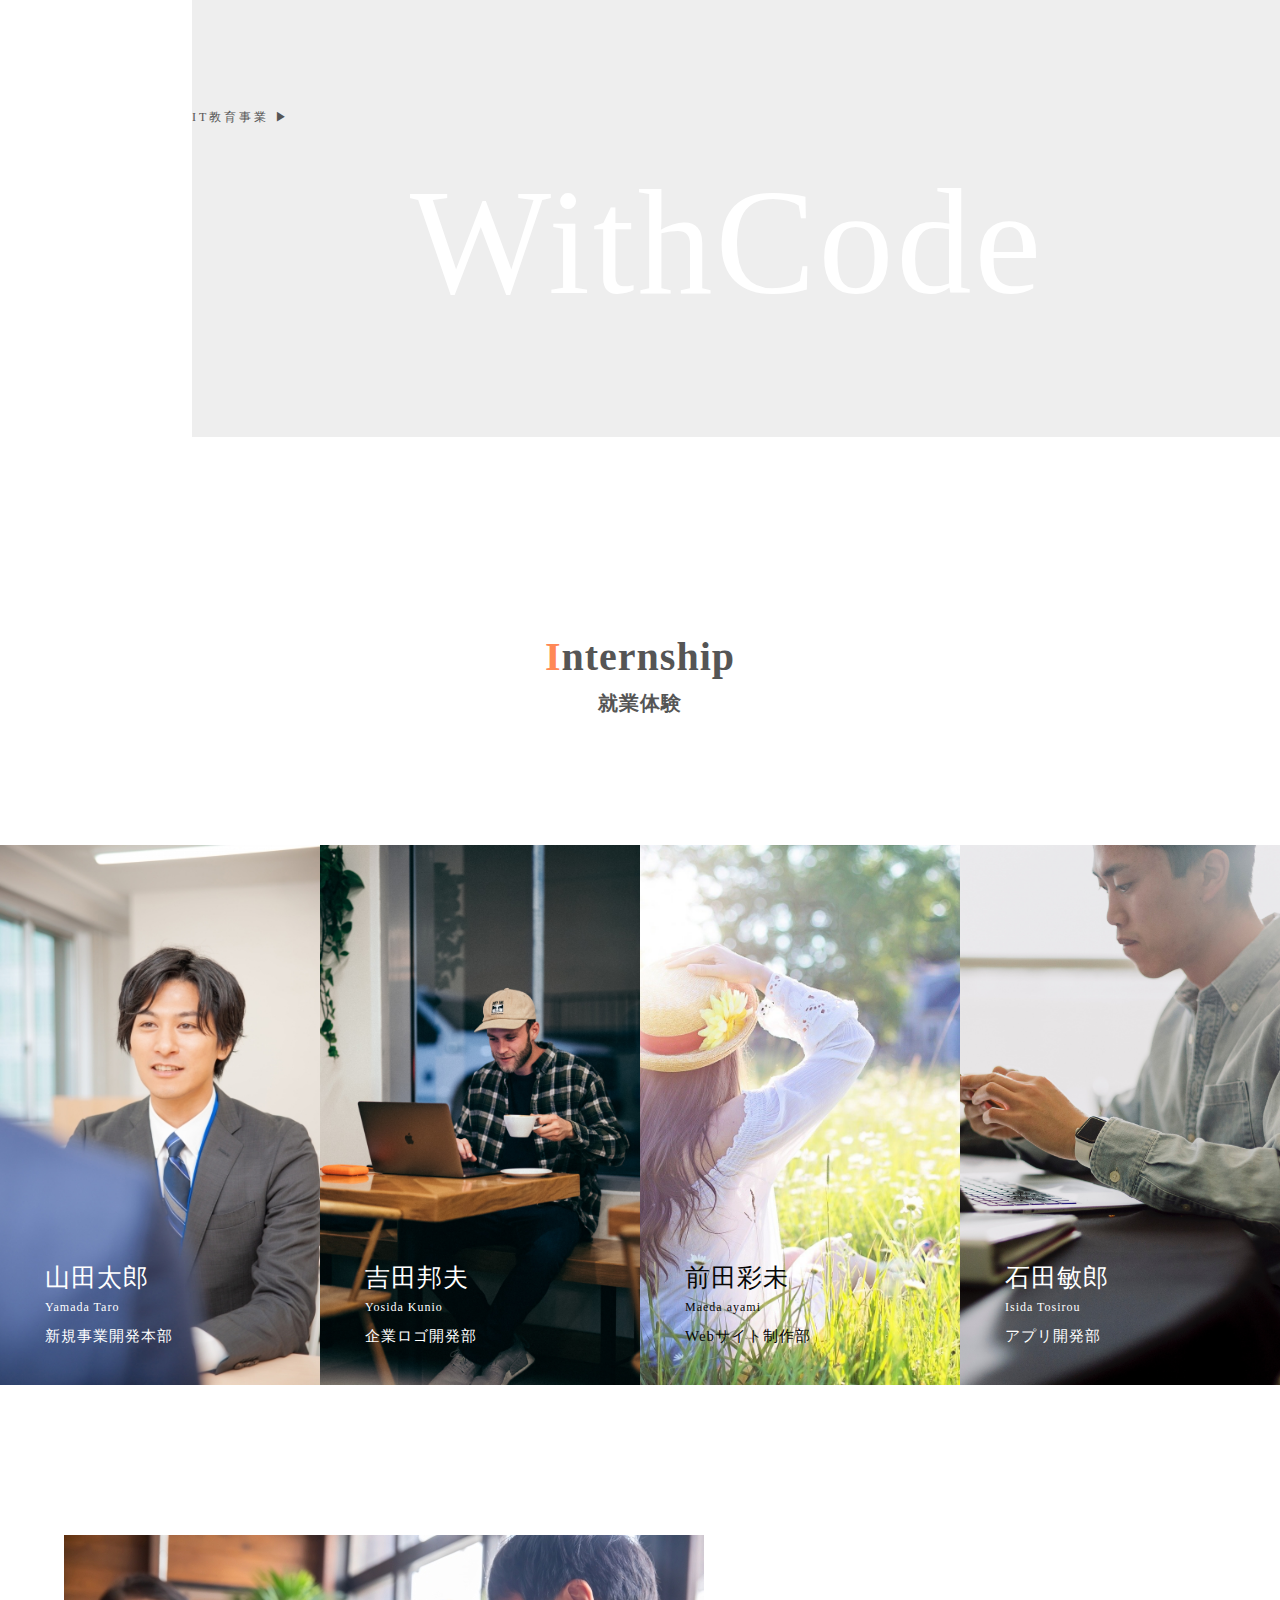
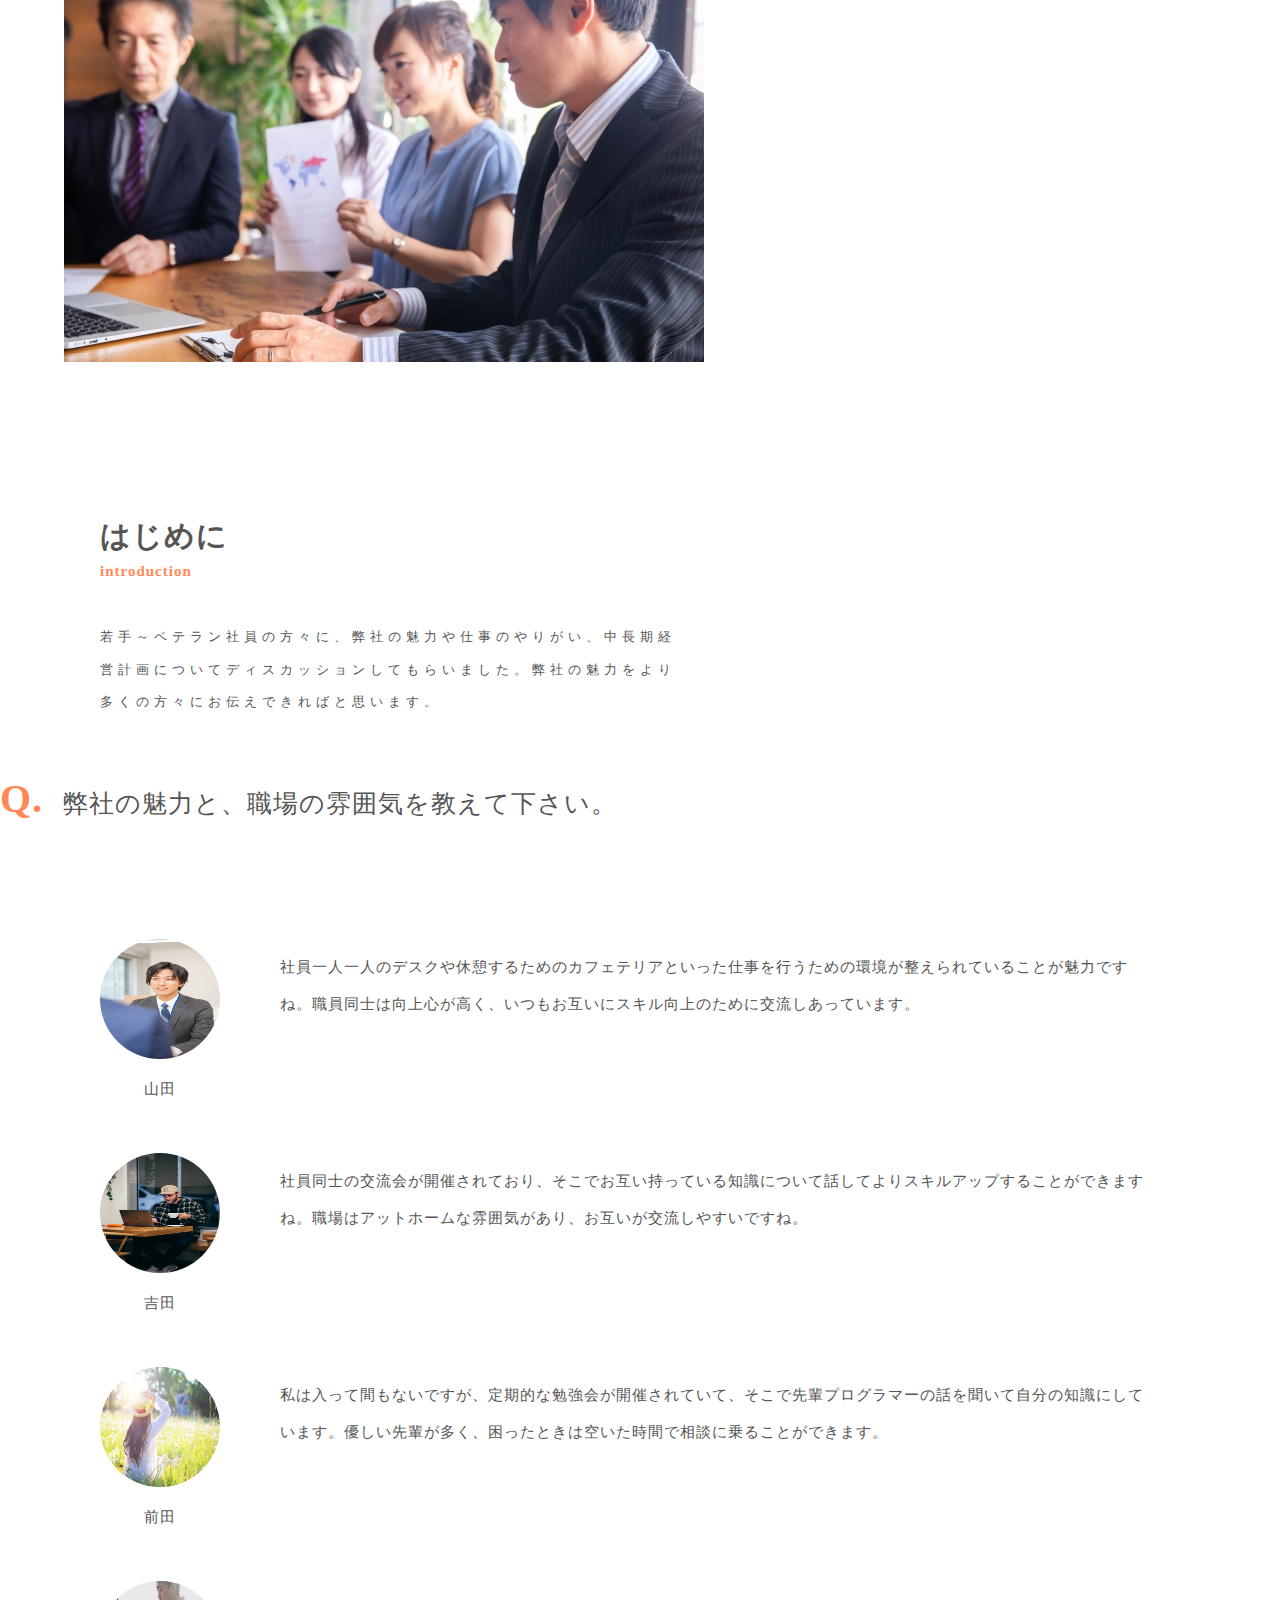
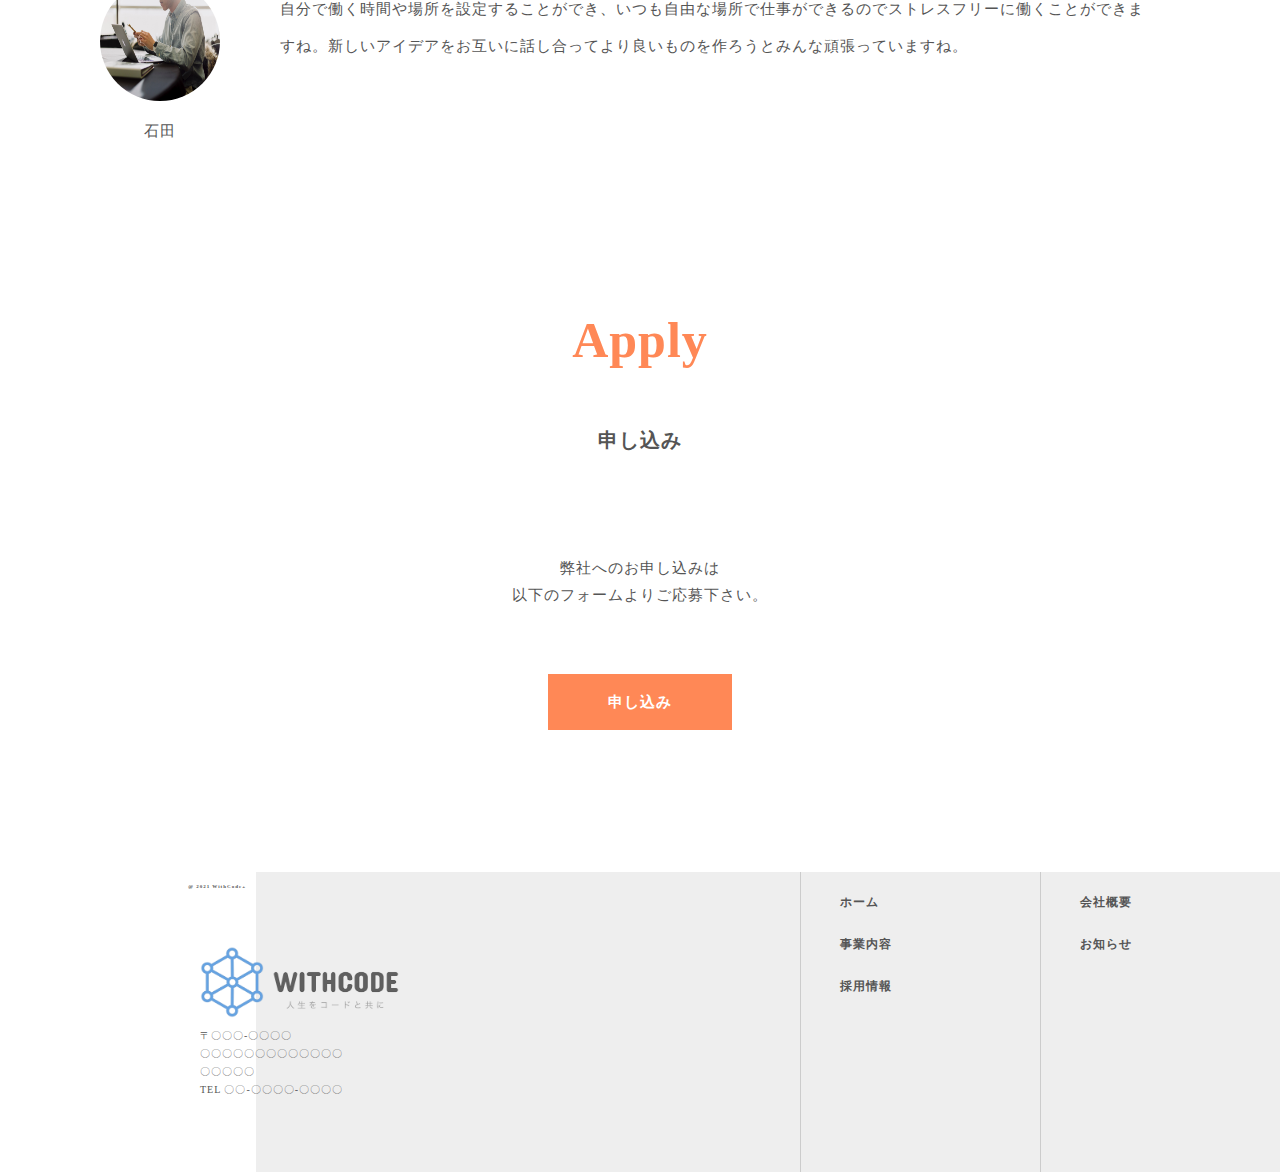
<file: html/recruit.html>
<!DOCTYPE html>
<html>
  <head>
    <meta charset="UTF-8">
    <title>プログラミング教材「WithCode+」</title>
    <meta name="description" content="「人生をコードと共に」というビジョンを達成するべく、皆さんのプログラミング学習をサポートします。">
    <meta name="keywords" content="IT,プログラミング,コミュニティ">
    <meta name="viewport" content="width=device-width, initial-scale=1.0">
    <meta property="og:title" content="プログラミング教材「WithCode+」">
    <meta property="og:type" content="article">
    <meta property="og:url" content="https://withcode-plus.tech">
    <meta property="og:image" content="img/logo.png">
    <meta property="og:description" content="「人生をコードと共に」というビジョンを達成するべく、皆さんのプログラミング学習をサポートします。">
    <meta property="og:site_name" content="プログラミング教材">
    <link rel="icon" href="../favicon.ico">
    <link rel="apple-touch-icon" sizes="180×180" href="../img/logo.png">
    <link rel="stylesheet" type="text/css" href="../css/reset.css">
    <link rel="stylesheet" type="text/css" href="../css/common1.css">
    <link rel="stylesheet" type="text/css" href="../css/common2.css">
    <link rel="stylesheet" type="text/css" href="../css/recruit.css">
  </head>
  <body>
    <header>
      <div class="header_all">
        <div class="header_inner">
          <img src="../img/logo.png" alt="ロゴ画像">
          <nav>
            <ul>
              <li><a href="../index.html">TOP</a></li>
              <li><a href="bussiness.html">BUSINESS</a></li>
              <li><a href="recruit.html" class="color">RECRUIT</a></li>
              <li><a href="company.html">COMPANY</a></li>
              <li><a href="news.html">NEWS</a></li>                        
            </ul>
          </nav>
        </div>
        <div class="top_inner">
          <img src="../img/recruit.png" alt="トップ画像">
          <h1>Recruit<br><small>採用情報</small></h1>
        </div>
      </div>
    </header>
    <main>
      <section class="recruit">
        <div class="recruit_inner">
          <div class="recruit_top">
            <ul>
              <li><a href="#recruit_list1">求める人材<br><small>▼</small></a></li>
              <li><a href="#recruit_list2">インターン<br><small>▼</small></a></li>
              <li><a href="#recruit_list3">申し込み<br><small>▼</small></a></li>
            </ul>
          </div>
          <div class="recruit_list" id="recruit_list1">
            <div class="recruit_item1">
              <img src="../img/top_recruit.png" alt="リクルート画像">
            </div>

            <div class="recruit_item2">
              <h1>求める人材<br><small>Human resources</small></h1>
              <h2>社会を先導する人材を求めています。</h2>
              <p>
                これからの社会はIT化がより加速度的に進んでいく。そんな時代の潮流の中で、社会を引っ張っていくITのプロフェッショナルになって欲しい。そして、WithCodeで日本社会だけでなく世界を刷新したいという大きな野望を持つ方々と共に一緒に働けることを楽しみにしています。
              </p>
            </div>
            <div class="recruit_bg">
              <div class="recruit_content">
                <div class="recruit_element">
                  <p>WithCode</p>
                </div>
              </div>
              <p class="btn"><a href="#">IT教育事業 ▶</a></p>
            </div>
          </div>
        </div>
      </section>
      <section class="intern" id="recruit_list2">
        <h1><span>I</span>nternship<br><small>就業体験</small></h1>
          <ul class="member">
            <li class="member1">
              <div class="member_info">
                <h2 class="member_name">
                  <p>山田太郎<br><small>Yamada Taro</small></p>
                </h2>
                <p class="member_department">新規事業開発本部</p>
              </div>
            </li>
            <li class="member2">
              <div class="member_info">
                <h2 class="member_name">
                  <p>吉田邦夫<br><small>Yosida Kunio</small></p>
                </h2>
                <p class="member_department">企業ロゴ開発部</p>
              </div>
            </li>
            <li class="member3">
              <div class="member_info3">
                <h2 class="member_name">
                  <p>前田彩未<br><small>Maeda ayami</small></p>
                </h2>
                <p class="member_department">Webサイト制作部</p>
              </div>
            </li>
            <li class="member4">
              <div class="member_info">
                <h2 class="member_name">
                  <p>石田敏郎<br><small>Isida Tosirou</small></p>
                </h2>
                <p class="member_department">アプリ開発部</p>
              </div>
            </li>
          </ul>
          <div class="intern_intro">
            <div class="intro_img">
              <img src="../img/intern.png" alt="インターン画像">
            </div>
          </div>
          <div class="intro_txt">
            <h2>はじめに<br><small>introduction</small></h2>
            <p class="intro_descript">
              若手～ベテラン社員の方々に、弊社の魅力や仕事のやりがい、中長期経営計画についてディスカッションしてもらいました。弊社の魅力をより多くの方々にお伝えできればと思います。
            </p>
          </div>
          <div class="discussion_talk">
            <div class="discussion_inner">
              <div class="question">
                <div class="question_ttl">
                  <p>
                    <span>Q.</span>弊社の魅力と、職場の雰囲気を教えて下さい。
                  </p>
                </div>
                <ul class="question_list">
                  <li>
                    <div class="question_member">
                      <img src="../img/member.png" alt="山田画像">
                      <p>山田</p>
                    </div>
                    <p class="question_txt">
                      社員一人一人のデスクや休憩するためのカフェテリアといった仕事を行うための環境が整えられていることが魅力ですね。職員同士は向上心が高く、いつもお互いにスキル向上のために交流しあっています。
                    </p>
                  </li>
                  <li>
                    <div class="question_member">
                      <img src="../img/吉田.jpg" alt="吉田画像">
                      <p>吉田</p>
                    </div>
                    <p class="question_txt">
                      社員同士の交流会が開催されており、そこでお互い持っている知識について話してよりスキルアップすることができますね。職場はアットホームな雰囲気があり、お互いが交流しやすいですね。
                    </p>
                  </li>
                  <li>
                    <div class="question_member">
                      <img src="../img/前田.jpg" alt="前田画像">
                      <p>前田</p>
                    </div>
                    <p class="question_txt">
                      私は入って間もないですが、定期的な勉強会が開催されていて、そこで先輩プログラマーの話を聞いて自分の知識にしています。優しい先輩が多く、困ったときは空いた時間で相談に乗ることができます。
                    </p>
                  </li>
                  <li>
                    <div class="question_member">
                      <img src="../img/石田.jpg" alt="石田画像">
                      <p>石田</p>
                    </div>
                    <p class="question_txt">
                      自分で働く時間や場所を設定することができ、いつも自由な場所で仕事ができるのでストレスフリーに働くことができますね。新しいアイデアをお互いに話し合ってより良いものを作ろうとみんな頑張っていますね。
                    </p>
                  </li>
                </ul>
              </div>
            </div>
          </div>
      </section>
      <section class="contact" id="recruit_list3"> 
        <div class="contact_inner">
          <h3>Apply<br><small>申し込み</small></h3>
          <p>
            弊社へのお申し込みは<br>以下のフォームよりご応募下さい。
          </p>
          <p class="btn"><a href="#">申し込み</a></p>
        </div>
      </section>
    </main>
  </body>
  <footer>
    <div class="footer_inner">
      <img src="../img/logo.png" alt="ロゴ画像">
      <p>〒〇〇〇-〇〇〇〇<br>
        〇〇〇〇〇〇〇〇〇〇〇〇〇〇〇〇〇〇<br>
        TEL 〇〇-〇〇〇〇-〇〇〇〇
      </p>
    </div>
    <div class="footer_bg">
      <div class="footer_list">
        <ul>
          <li><a href="company.html">会社概要</a></li>
          <li><a href="news.html">お知らせ</a></li>
        </ul>
        <ul class="footer_item">
          <li><a href="../index.html">ホーム</a></li>
          <li><a href="bussiness.html">事業内容</a></li>
          <li><a href="recruit.html">採用情報</a></li>
        </ul>
      </div>
    </div>
  </footer>
  <p class="copyright">@ 2021 WithCode+</p>
</html>
</file>
<file: css/common1.css>
body {
  font-size: 15px;
  line-height: 1.8;
  letter-spacing: 1px;
  word-break: break-all;
  color: #555;
}

a {
  text-decoration: none;
  color: #555
}

li {
  list-style:none;
}
</file>
<file: css/index.css>
@charset "UTF-8";

.header_all {
  width: 100%;
  position: relative;
}

.header_inner img {
  position: absolute;
  width: 150px;
  padding: 30px;
}

.header_inner nav ul {
  position: absolute;
  text-align: center;
  width: 40%;
  padding-top: 10%;
}

.header_inner nav ul li {
  padding-bottom: 50px;
  font-weight: bold;
}

.header_inner nav ul li .color {
  color: #ff8856;
}

.header_inner nav ul a:hover {
  opacity: 0.5;
}

.top_inner {
  width: 60%;
  position: relative;
  float: right;
  text-align: right;
}

.top_inner img {
  width: 100%;
  height: auto;
}

.top_title {
  position: relative;
  line-height: 1;
  text-align: center;
  top: -60px;
}

.top_inner h1 {
  font-size: 100px;
  color: #ff8856;
}

.top_inner h2 {
  font-size: 80px;
}

.top_inner p {
  text-align: center;
  font-size: 20px;
  color: #777;
  position: relative;
  top: -50px;
}

.section {
  margin: 150px 0;
}

.news {
  display: grid;
  position: relative;
  width: 70%;
  margin: 0 auto;
  padding: 50px 0 30px;
}

.news h3 {
  text-align: center;
  font-size: 40px;
  color: #ff8856;
  font-weight: bold;
  line-height: 1;
}

.news h3 small {
  font-size: 20px;
}

.news .news_list {
  margin: 0 50px;
  text-align: center;
  padding: 30px;
}

.news .news_list li {
  font-size: 18px;
  line-height: 2;
  color: #333;
}

.news .more {
  background: #888;
  text-align: center;
  width: 20%;
  margin: 20px auto;
  border-radius: 5px;
  padding: 10px;
}

.news .more a {
  color: #fff;
  font-weight: bold;
}

.feature {
  width: 100%;
  position: relative;
}

.feature_inner {
  width: 50%;
  background-color: #fff;
  border-top: solid 3px #ff8856;
  position: relative;
  float: right;
  z-index: 3;
  margin-top: 25%;
}

.feature_inner h4 {
  font-size: 50px;
  padding: 15% 0 0 15%;
  color: #ff8856;
}

.feature_inner small {
  font-size: 20px;
  padding-left: 15%;
  font-weight: bold;
}

.feature_inner p {
  width: 50%;
  margin: 0 auto;
  line-height: 2.5;
  padding: 10% 0;
}

.feature_bg {
  background: #ddd;
  height: 570px;
  width: 60%;
}

.feature_img {
  display: flex;
  justify-content: center;
  align-items: center;
  position: absolute;
  padding-top: 80px;
  z-index: 2;
}

.feature_img img {
  display: block;
  width: 80%;
  margin: auto;
  height: 320px;
}

.service {
  display: inline-block;
  position: relative;
  width: 100%;
}

.service h3 {
  text-align: center;
  font-size: 50px;
  color: #ff8856;
  line-height: 1;
}

.service small {
  font-size: 20px;
  color: #555;
}

.service_bg {
  background-image: url("../img/service_bg.png");
  background-size: cover;
  height: 900px;
  margin-top: 5%;
  text-align: center;
}

.service_item {
  width: 25%;
  display: inline-block;
  height: 600px;
  margin-top: 100px;
  background-color: rgba(255, 255, 255, 0.8);
  padding: 50px 30px;
}

.service_item img {
  width: 250px;
  height: 250px;
  margin: 0 auto;
}

.service_item h4 {
  font-size: 30px;
  padding-top: 20px;
}

.service_item small {
  font-size: 13px;
  color: #ff8856;
  font-weight: bold;
}

.service_item p {
  padding: 10px;
  line-height: 2;
}

.service .btn a {
  background: #ff8856;
  padding: 20px 60px;
  position: relative;
  top: 90px;
  color: #fff;
  font-weight: bold;
}

.recruit {
  display: inline-block;
  position: relative;
  width: 100%;
}

.recruit_inner {
  width: 40%;
  position: relative;
  left: 100px;
  top: 280px;
  z-index: 1;
}

.recruit h3 {
  font-size: 50px;
  color: #ff8856;
}

.recruit h3 small {
  font-size: 20px;
  color: #555;
  font-weight: bold;
}

.recruit h4 {
  font-size: 25px;
  padding-top: 40px;
  color: #222;
}

.recruit p {
  line-height: 2.5;
  padding-top: 50px;
}

.recruit .btn a {
  text-align: center;
  background: #ff8856;
  padding: 20px 60px;
  position: relative;
  top: 90px;
  color: #fff;
  font-weight: bold;
}

.recruit img {
  position: relative;
  float: right;
  width: 35%;
  height: auto;
  z-index: 1;
  bottom: 500px;
}

.recruit_bg {
  width: 80%;
  height: 600px;
  background-color: #eee;
  position: absolute;
  bottom: 150px;
  z-index: 0;
}

.contact {
  position: relative;
  width: 100%;
}

.contact h3 {
  font-size: 50px;
  color: #ff8856;
  text-align: center;
}

.contact h3 small {
  font-size: 20px;
  color: #555;
}

.contact p {
  width: 40%;
  margin: 0 auto;
  text-align: center;
  padding-top: 80px;
}

.contact .btn a {
  text-align: center;
  position: relative;
  background: #ff8856;
  padding: 20px 60px;
  color: #fff;
  font-weight: bold;
}

.footer {
  display: inline-block;
  position: relative;
  width: 100%;
}

.footer_inner {
  display: inline-block;
  position: relative;
  margin-left: 200px;
  z-index: 1;
  top: 230px;
}

.footer_inner img {
  width: 200px;
}

.footer_inner p {
  width: 150px;
  font-size: 10px;
}

.footer_bg {
  width: 80%;
  float: right;
  height: 300px;
  background-color: #eee;
  position: relative;
  z-index: 0;
}

.footer_list ul {
  float: right;
  z-index: 1;
}

.footer_list ul:after {
  content: "";
  position: absolute;
  height: 300px;
  border-left: 1px solid #ccc;
  color: #555;
  top: 0;
}

.footer_list ul li {
  width: 200px;
  padding: 20px 0 0 40px;
  font-weight: bold;
  font-size: 12px;
}

.copyright {
  float: right;
  font-size: 5px;
  font-weight: bold;
  padding: 10px;
}
</file>
<file: css/common2.css>
.header_all {
  width: 100%;
  position: relative;
}

.header_inner img {
  position: absolute;
  width: 150px;
  padding: 30px;
}

.header_inner nav ul {
  position: absolute;
  text-align: center;
  width: 30%;
  padding-top: 10%;
}

.header_inner nav ul li {
  padding-bottom: 50px;
  font-weight: bold;
}

.header_inner nav ul li .color {
  color: #ff8856;
}

.header_inner nav ul a:hover {
  opacity: 0.5;
}

.top_inner {
  width: 70%;
  position: relative;
  float: right;
}

.top_inner img {
  width: 100%;
  height: 600px;
}

.top_inner h1 {
  position: absolute;
  font-size: 40px;
  color: #ff8856;
  bottom: 0;
  background: #fff;
  padding: 30px 100px 0 50px;
  line-height: 1;
}

.top_inner h1 small {
  font-size: 20px;
  color: #555;
}

.section {
  margin: 100px 0;
}

.contact {
  position: relative;
  width: 100%;
}

.contact h3 {
  font-size: 50px;
  color: #ff8856;
  text-align: center;
}

.contact h3 small {
  font-size: 20px;
  color: #555;
}

.contact p {
  width: 40%;
  margin: 0 auto;
  text-align: center;
  padding-top: 80px;
}

.contact .btn a {
  text-align: center;
  position: relative;
  background: #ff8856;
  padding: 20px 60px;
  color: #fff;
  font-weight: bold;
}

.footer {
  display: inline-block;
  position: relative;
  width: 100%;
}

.footer_inner {
  display: inline-block;
  position: relative;
  margin-left: 200px;
  z-index: 1;
  top: 230px;
}

.footer_inner img {
  width: 200px;
}

.footer_inner p {
  width: 150px;
  font-size: 10px;
}

.footer_bg {
  width: 80%;
  float: right;
  height: 300px;
  background-color: #eee;
  position: relative;
  z-index: 0;
}

.footer_list ul {
  float: right;
  z-index: 1;
}

.footer_list ul:after {
  content: "";
  position: absolute;
  height: 300px;
  border-left: 1px solid #ccc;
  color: #555;
  top: 0;
}

.footer_list ul li {
  width: 200px;
  padding: 20px 0 0 40px;
  font-weight: bold;
  font-size: 12px;
}

.copyright {
  float: right;
  font-size: 5px;
  font-weight: bold;
  padding: 10px;
}
</file>
<file: css/business.css>
.business_top {
  width: 100%;
  display: flex;
  justify-content: center;
  align-items: center;
}

.business_top ul {
  display: inline-flex;
  padding: 50px 0;
}
.business_top li {
  text-align: center;
  padding: 50px;
}

.business_top li a {
  color: #555;
}

.business_top li a:hover {
  opacity: 0.5;
}

.business_top li small {
  color: #ff8856;
}

#business_list1,
#business_list2,
#business_list3 {
  display: inline-block;
}

.business_list {
  width: 100%;
}

.business_list h1 {
  font-size: 30px;
  font-weight: normal;
  color: #555;
  line-height: 0.8;
  padding-bottom: 7%;
}

.business_list h1 small {
  font-size: 12px;
  color: #ff8856;
}

.business_list h2 {
  font-size: 20px;
  color: #555;
  font-weight: normal;
  padding-bottom: 7%;
}

.business_list p {
  width: 80%;
  font-size: 12px;
  color: #555;
  letter-spacing: 3px;
  line-height: 2.6;
}

.business_item1 {
  width: 40%;
  display: inline-block;
  position: relative;
  z-index: 2;
  overflow: hidden;
}

.business_item2 {
  width: 50%;
  float: right;
  margin-top: 10%;
  position: relative;
  z-index: 2;
}

.business_item1_reverse {
  width: 40%;
  display: inline-block;
  position: relative;
  z-index: 2;
  float: right;
  overflow: hidden;
}

.business_item2_reverse {
  width: 50%;
  display: inline-block;
  float: left;
  margin-top: 10%;
  position: relative;
  z-index: 2;
  margin-left: 10%;
}

.business_bg {
  background: #eee;
  width: 85%;
  height: auto;
  float: right;
  position: relative;
  bottom: 200px;
  z-index: 0;
}

.business_element {
  padding: 30% 0 5%;
}

.business_element ul {
  background: #fff;
  width: 50%;
  display: flex;
  flex-wrap: wrap;
  padding: 60px 100px;
  margin: auto;
}

.business_element ul li {
  list-style: disc;
  width: 40%;
  margin-bottom: 20px;
}

.business_element ul li:last-child {
  margin-bottom: 0;
}

.business_bg .btn {
  float: right;
  width: 13%;
  text-align: center;
  background: #ff8856;
  padding: 10px 20px;
  margin: 0 17% 8% 0;
}

.business_bg .btn a {
  color: #fff;
  font-size: 15px;
}

.letter {
  width: 980px;
  margin: 0 auto 150px;
  padding: 0 20px;
}

.letter_inner {
  border: 1px solid #111;
  padding: 50px;
}

.letter_inner h1 {
  background-color: #fff;
  text-align: center;
  font-size: 30px;
  position: relative;
  bottom: 75px;
  width: 30%;
  margin: 0 auto 50px;
  padding: 0 50px;
}

.letter_list h2 {
  font-size: 30px;
  line-height: 1;
  margin-bottom: 50px;
  font-weight: normal;
}

.letter_list h2 small {
  font-size: 15px;
  color: #ff8856;
}

.letter_list p {
  letter-spacing: 3px;
  line-height: 3;
  margin-bottom: 50px;
}

.letter_item p img {
  width: 100%;
  height: auto;
}
</file>
<file: css/conpany.css>
.company {
  width: 100%;
  display: inline-block;
}

.company_inner {
  margin-top: 150px;
}

.company_list {
  width: 80%;
  margin: 0 auto 150px;
}

.company_list li {
  display: flex;
  margin-bottom: 30px;
}

.company_list li span {
  width: 20%;
  margin-right: 3%;
  padding: 0 0 30px 20px;
  border-bottom: 1px solid #444;
  font-size: 18px;
}

.company_list li p {
  width: 80%;
  padding: 0 0 30px 20px;
  border-bottom: 1px solid #ccc;
}

.company_list li p a {
  color: #ff8856;
}
</file>
<file: css/news.css>
.news {
  width: 100%;
  margin-top: 150px;
  display: inline-block;
}

.news_inner {
  display: flex;
  max-width: 1000px;
  margin: 0 auto 150px;
}

.news_main {
  width: 70%;
  margin-right: 15%;
}

.news_list li {
  display: flex;
  margin-bottom: 30px;
  padding-bottom: 30px;
  border-bottom: 1px solid #ddd;
}

.news_date {
  width: 150px;
  margin-right: 60px;
}

.news_category {
  font-weight: bold;
  padding: 2px 5px;
  border: 1px solid #ff8856;
  font-size: 12px;
  color: #ff8856;
}

.news_ttl {
  margin-left: 60px;
}

.news_side {
  width: 25%;
}

.news_side_link {
  margin-bottom: 100px;
}

.news_side_link p {
  margin-bottom: 30px;
  font-size: 20px;
  font-weight: bold;
}

.news_side_list li {
  position: relative;
  margin-bottom: 15px;
  padding-left: 18px;
  line-height: 1.7;
}

.news_side_list li::before {
  content: "";
  position: absolute;
  top: 8px;
  left: 0;
  border-style: solid;
  border-width: 3px;
}
</file>
<file: css/recruit.css>
.recruit_top {
  width: 100%;
  display: flex;
  justify-content: center;
  align-items: center;
}
 
.recruit_top ul {
  display: inline-flex;
  padding: 50px 0;
}
.recruit_top li {
  text-align: center;
  padding: 50px;
}

.recruit_top li a {
  color: #555;
}
  
.recruit_top li a:hover {
  opacity: 0.5;
}
  
.recruit_top li small {
  color: #ff8856;
}
  
#recruit_list1,
#recruit_list2,
#recruit_list3 {
  display: inline-block;
}
  
.recruit_list {
  width: 100%;
}
  
.recruit_list h1 {
  font-size: 30px;
  font-weight: normal;
  color: #555;
  line-height: 0.8;
  padding-bottom: 7%;
}
  
.recruit_list h1 small {
  font-size: 12px;
  color: #ff8856;
}
  
.recruit_list h2 {
  font-size: 20px;
  color: #555;
  font-weight: normal;
  padding-bottom: 7%;
}
  
.recruit_list p {
  width: 80%;
  font-size: 12px;
  color: #555;
  letter-spacing: 3px;
  line-height: 2.6;
}
  
.recruit_item1 {
  width: 40%;
  display: inline-block;
  position: relative;
  z-index: 2;
  overflow: hidden;
}
  
.recruit_item2 {
  width: 50%;
  float: right;
  margin-top: 10%;
  position: relative;
  z-index: 2;
}
  
.recruit_item1_reverse {
  width: 40%;
  display: inline-block;
  position: relative;
  z-index: 2;
  float: right;
  overflow: hidden;
}
  
.recruit_item2_reverse {
  width: 50%;
  display: inline-block;
  float: left;
  margin-top: 10%;
  position: relative;
  z-index: 2;
  margin-left: 10%;
}
  
.recruit_bg {
  background: #eee;
  width: 85%;
  height: auto;
  float: right;
  position: relative;
  bottom: 200px;
  z-index: 0;
}

.recruit_element {
  padding: 30% 0 5%;
}

.recruit_element p {
  font-size: 150px;
  color:#fff;
  white-space: nowrap;
  overflow: hidden;
  float: right;
}

.intern {
  display: inline-block;
}

.intern h1 {
  font-size: 40px;
  text-align: center;
  line-height: 1;
  margin-bottom: 10%;
}

.intern h1 span {
  color: #ff8856;
}

.intern h1 small {
  font-size: 20px;
}

.member {
  display: flex;
  width: 100%;
}

.member li {
  display: inline-flex;
  align-items: flex-end;
  width: 25%;
  height: 540px;
}

.member .member1 {
  background: url(../img/member.png) center center no-repeat;
  background-size: cover;
}

.member .member2 {
  background: url(../img/吉田.jpg) center center no-repeat;
  background-size: cover;
}

.member .member3 {
  background: url(../img/前田.jpg) center center no-repeat;
  background-size: cover;
}

.member .member4 {
  background: url(../img/石田.jpg) center center no-repeat;
  background-size: cover;
}

.member_info {
  position: relative;
  width: 100%;
  padding: 35px 45px;
  background-color: rgba(17. 17 ,17,0.6);
  color: #fff;
  overflow: hidden;
}

.member_info3 {
  position: relative;
  width: 100%;
  padding: 35px 45px;
  background-color: rgba(17. 17 ,17,0.6);
  color: rgb(7, 7, 7);
  overflow: hidden;
}

.member_name p {
  font-size: 25px;
  line-height: 1;
  font-weight: normal;
}

.member_name p small {
  font-size: 12px;
  font-weight: normal;
}

.member_department {
  padding-top: 8px;
}

.intern_intro {
  width: 90%;
  display: flex;
  align-items: center;
  position: relative;
  margin-bottom: 80px;
  padding: 150px 0;
  margin: 0 auto;
}

.intro_txt {
  width: 45%;
  padding: 0 100px 50px 100px;
}

.intro_txt h2 {
  font-size: 30px;
  line-height: 1;
  color: #555;
  margin-bottom: 40px;
}

.intro_txt h2 small {
  font-size: 15px;
  color: #ff8856;
}

.intro_descript {
  font-size: 13px;
  letter-spacing: 5px;
  line-height: 2.5;
  color: #555;
}

discussion_talk {
  margin-bottom: 150px;
  padding: 100px 100px 150px;
  background-color: #eee;
}

.question_ttl {
  font-size: 25px;
  line-height: 1.5;
  padding-bottom: 10px;
}

.question_ttl p span {
  font-weight: bold;
  font-size: 40px;
  padding-right: 20px;
  color: #ff8856;
}

.question_list {
  padding: 100px;
  background-color: #fff;
}

.question_list li {
  display: flex;
  margin-bottom: 50px;
}

.question_member {
  margin-right: 60px;
}

.question_member img {
  width: 120px;
  height: 120px;
  border-radius: 100px;
}

.question_member p {
  margin-top: 8px;
  text-align: center;
}

.question_txt {
  width: 80%;
  padding-top: 10px;
  line-height: 2.5;
}
</file>
